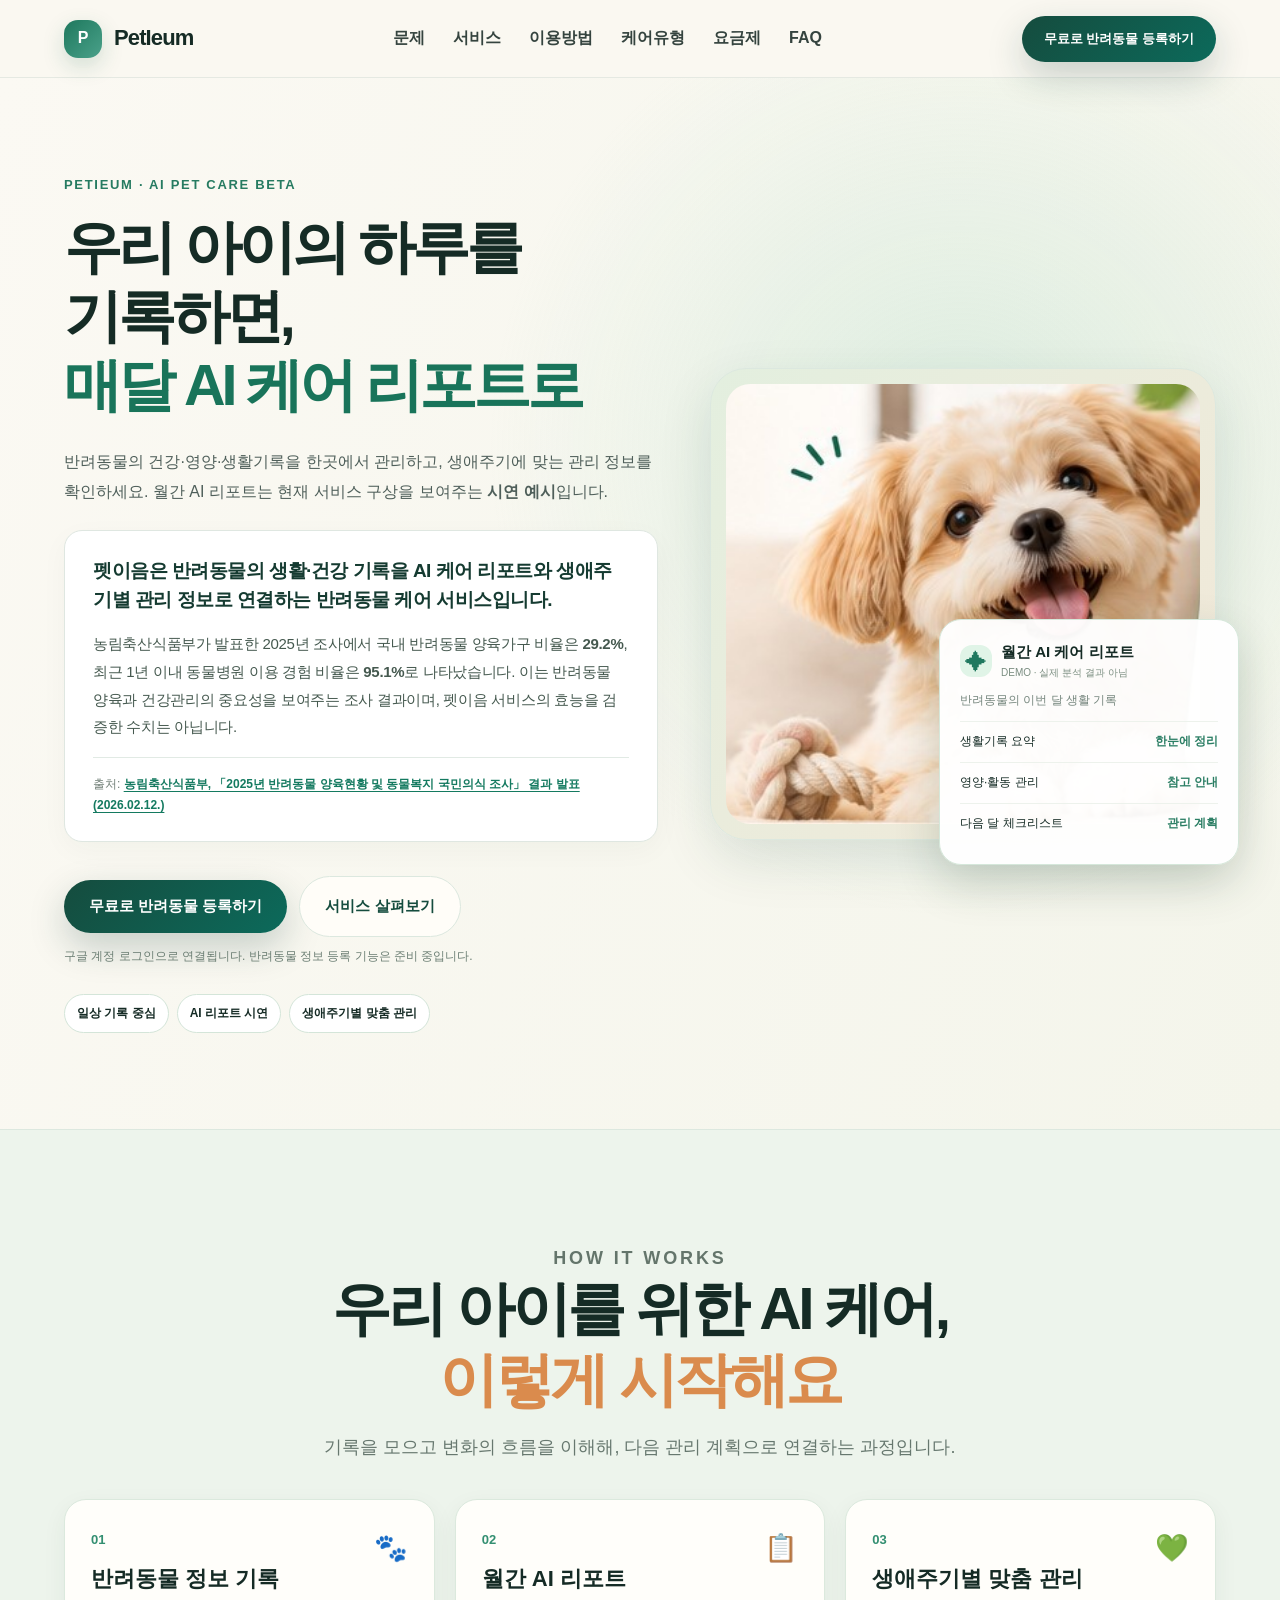
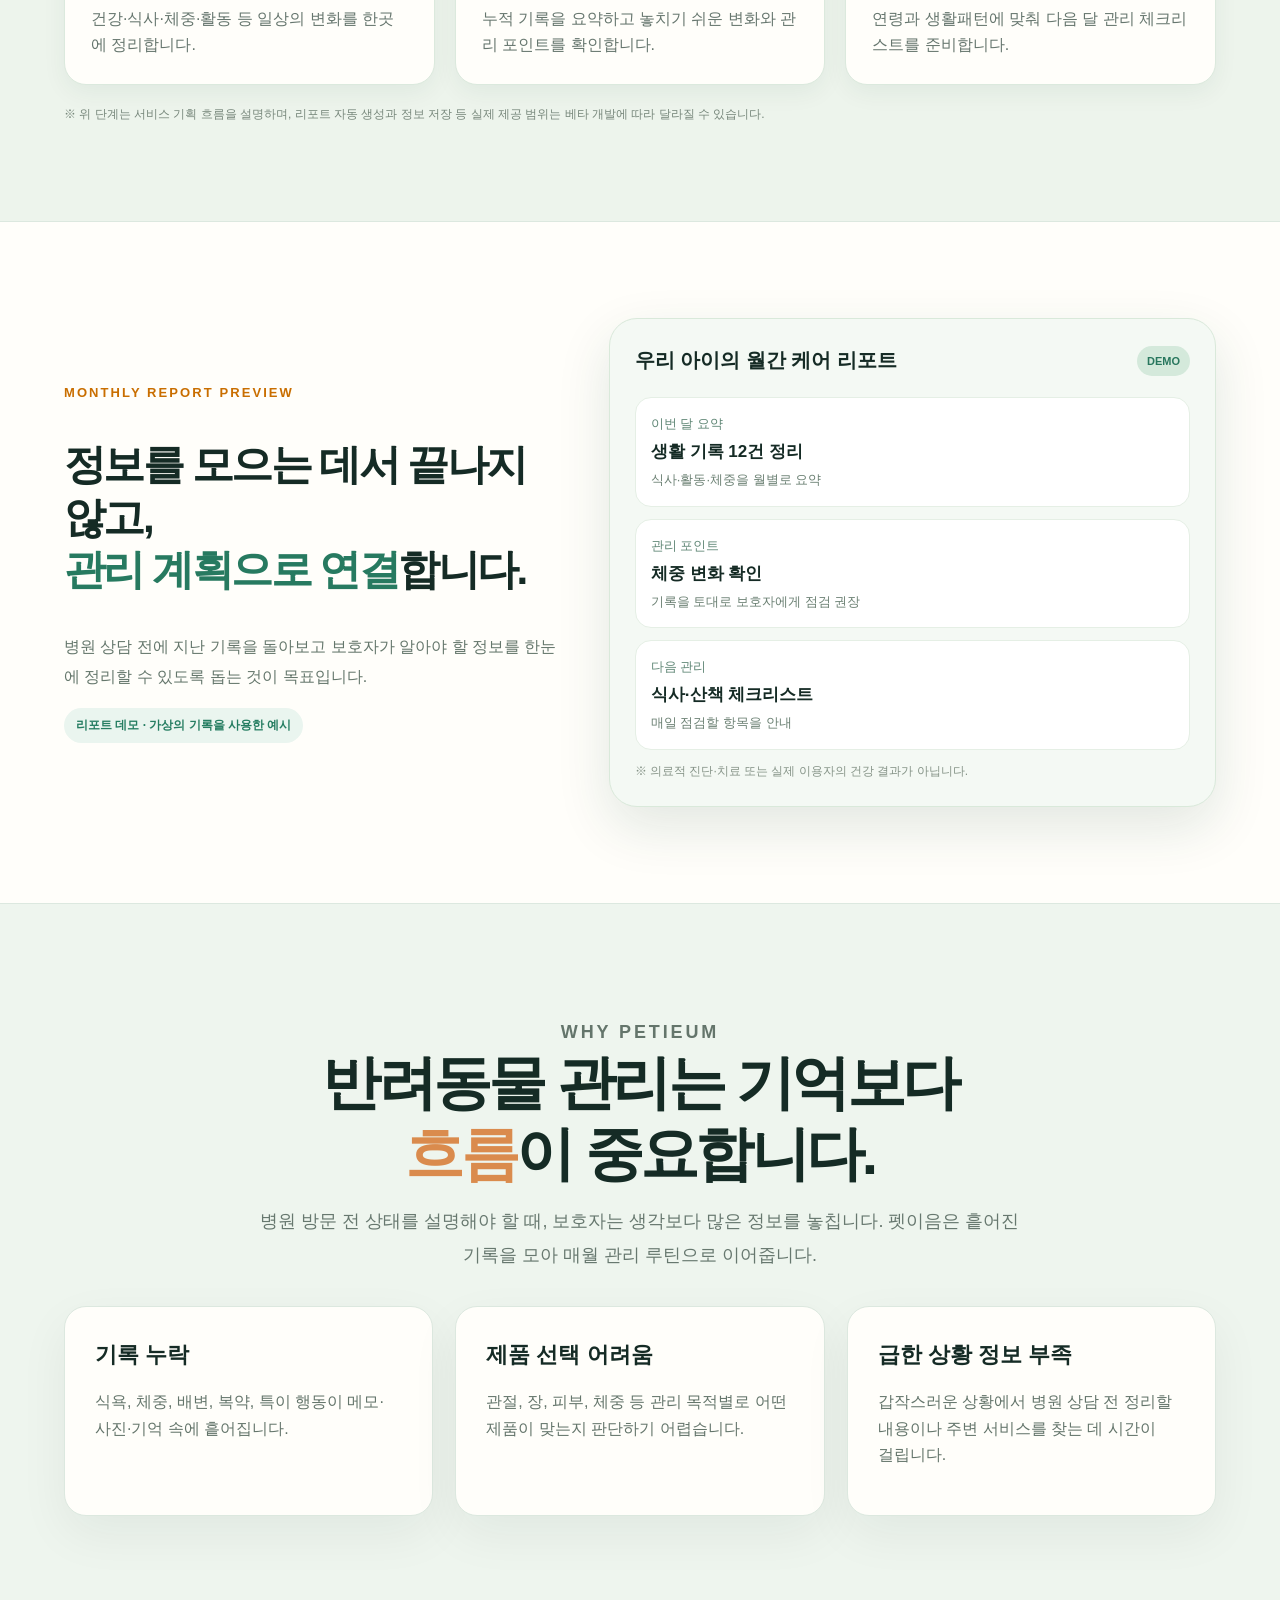
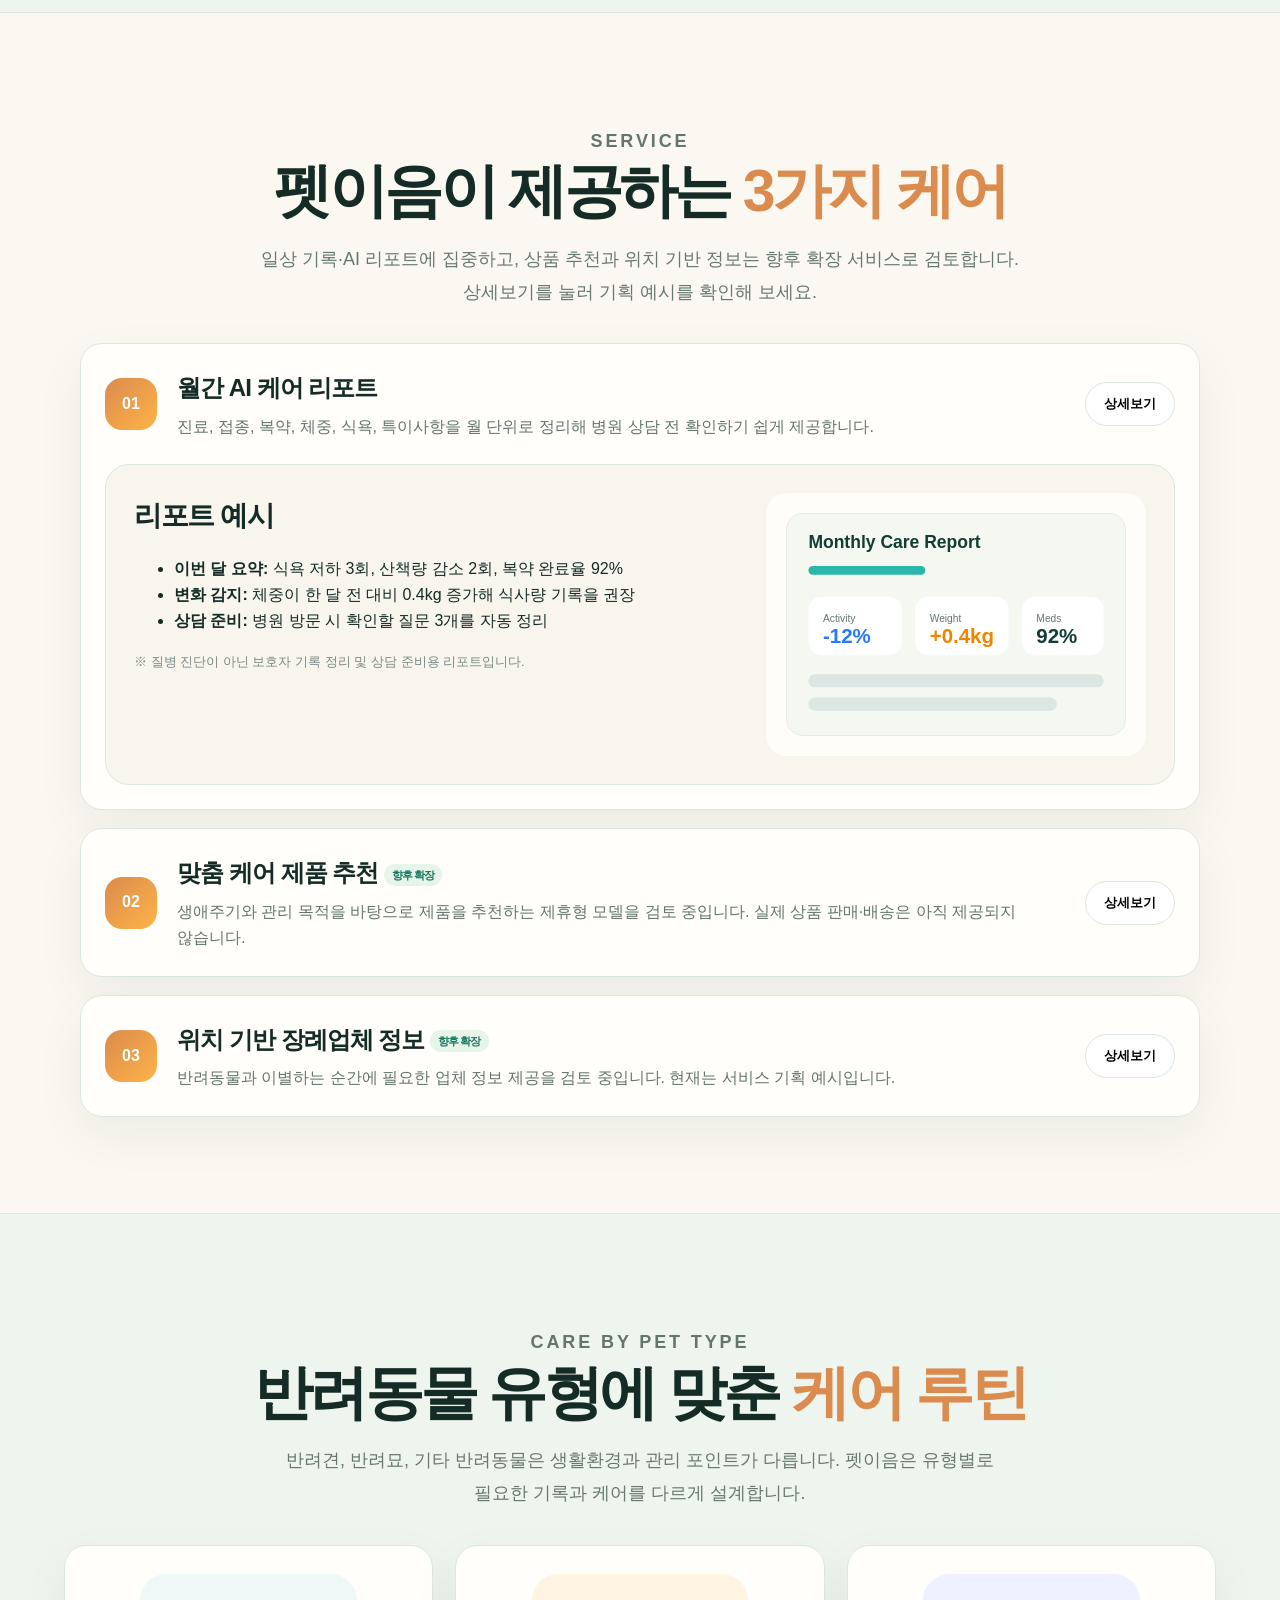
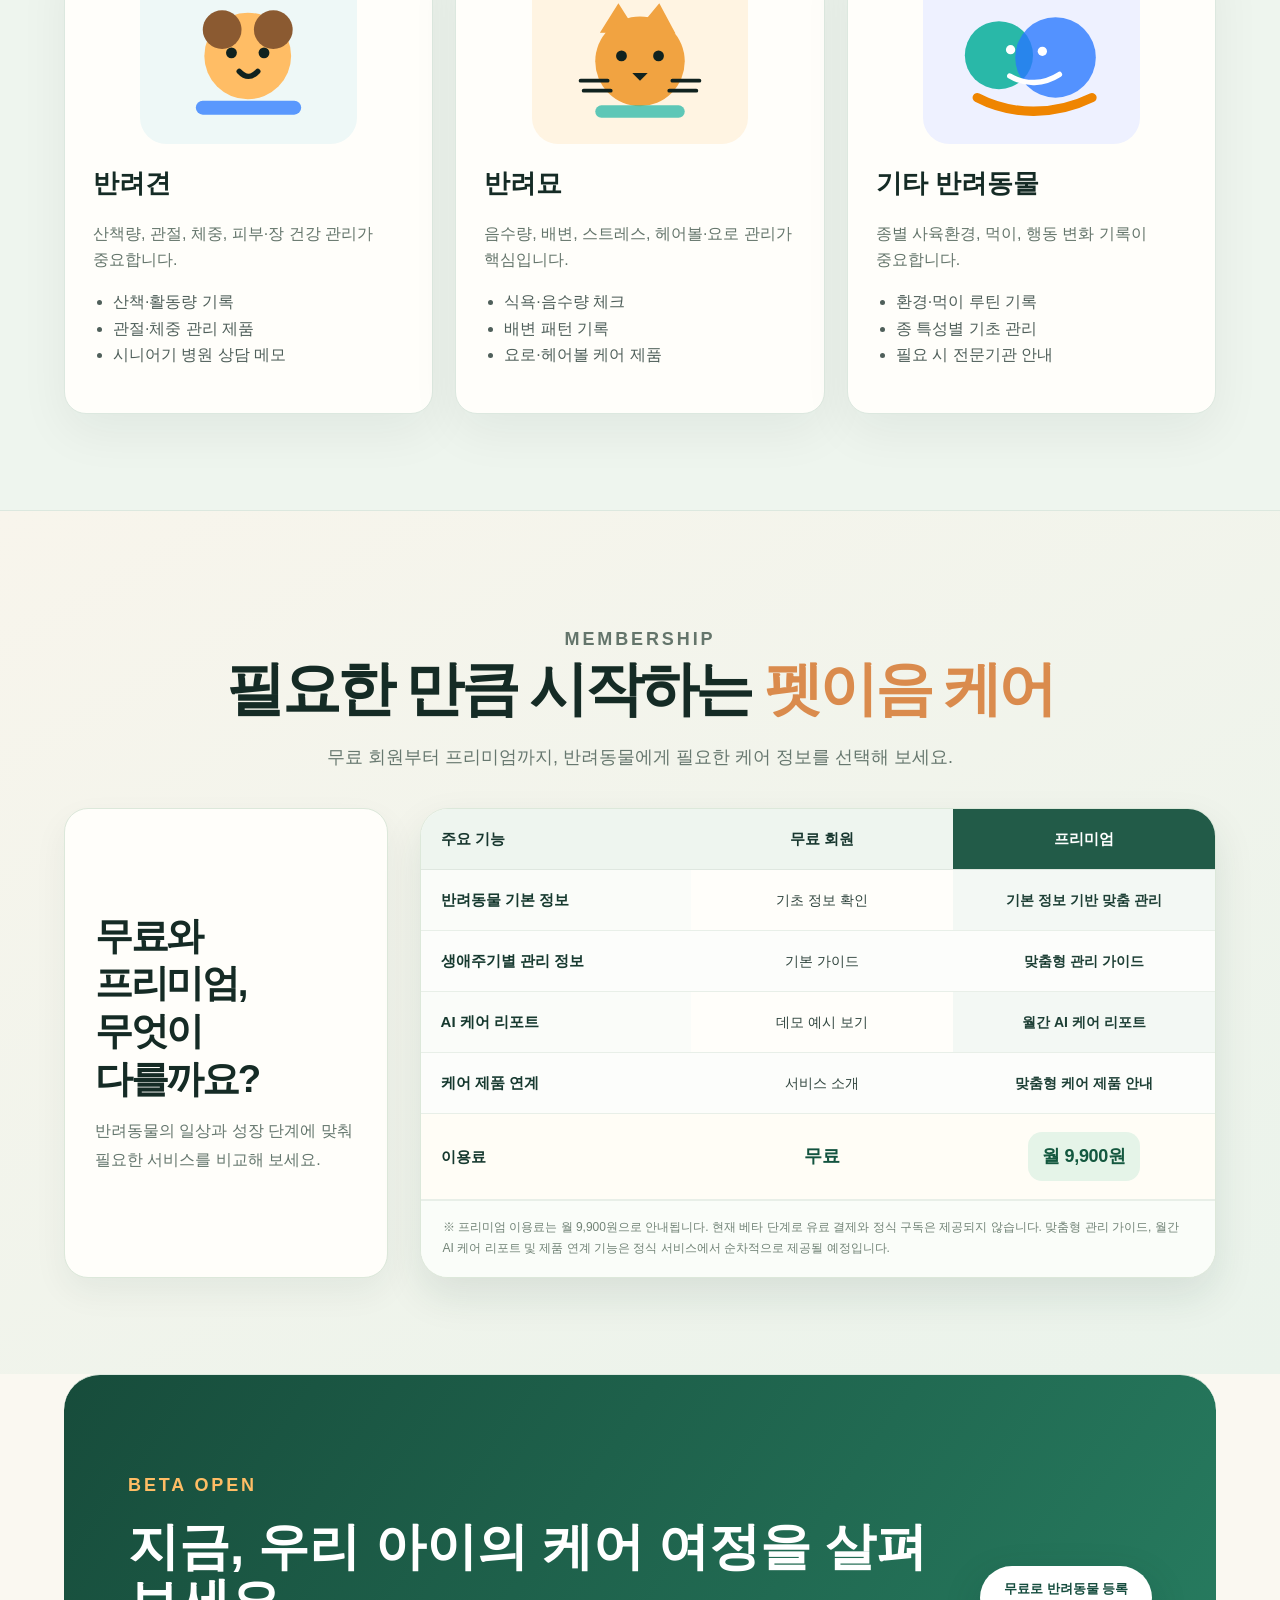
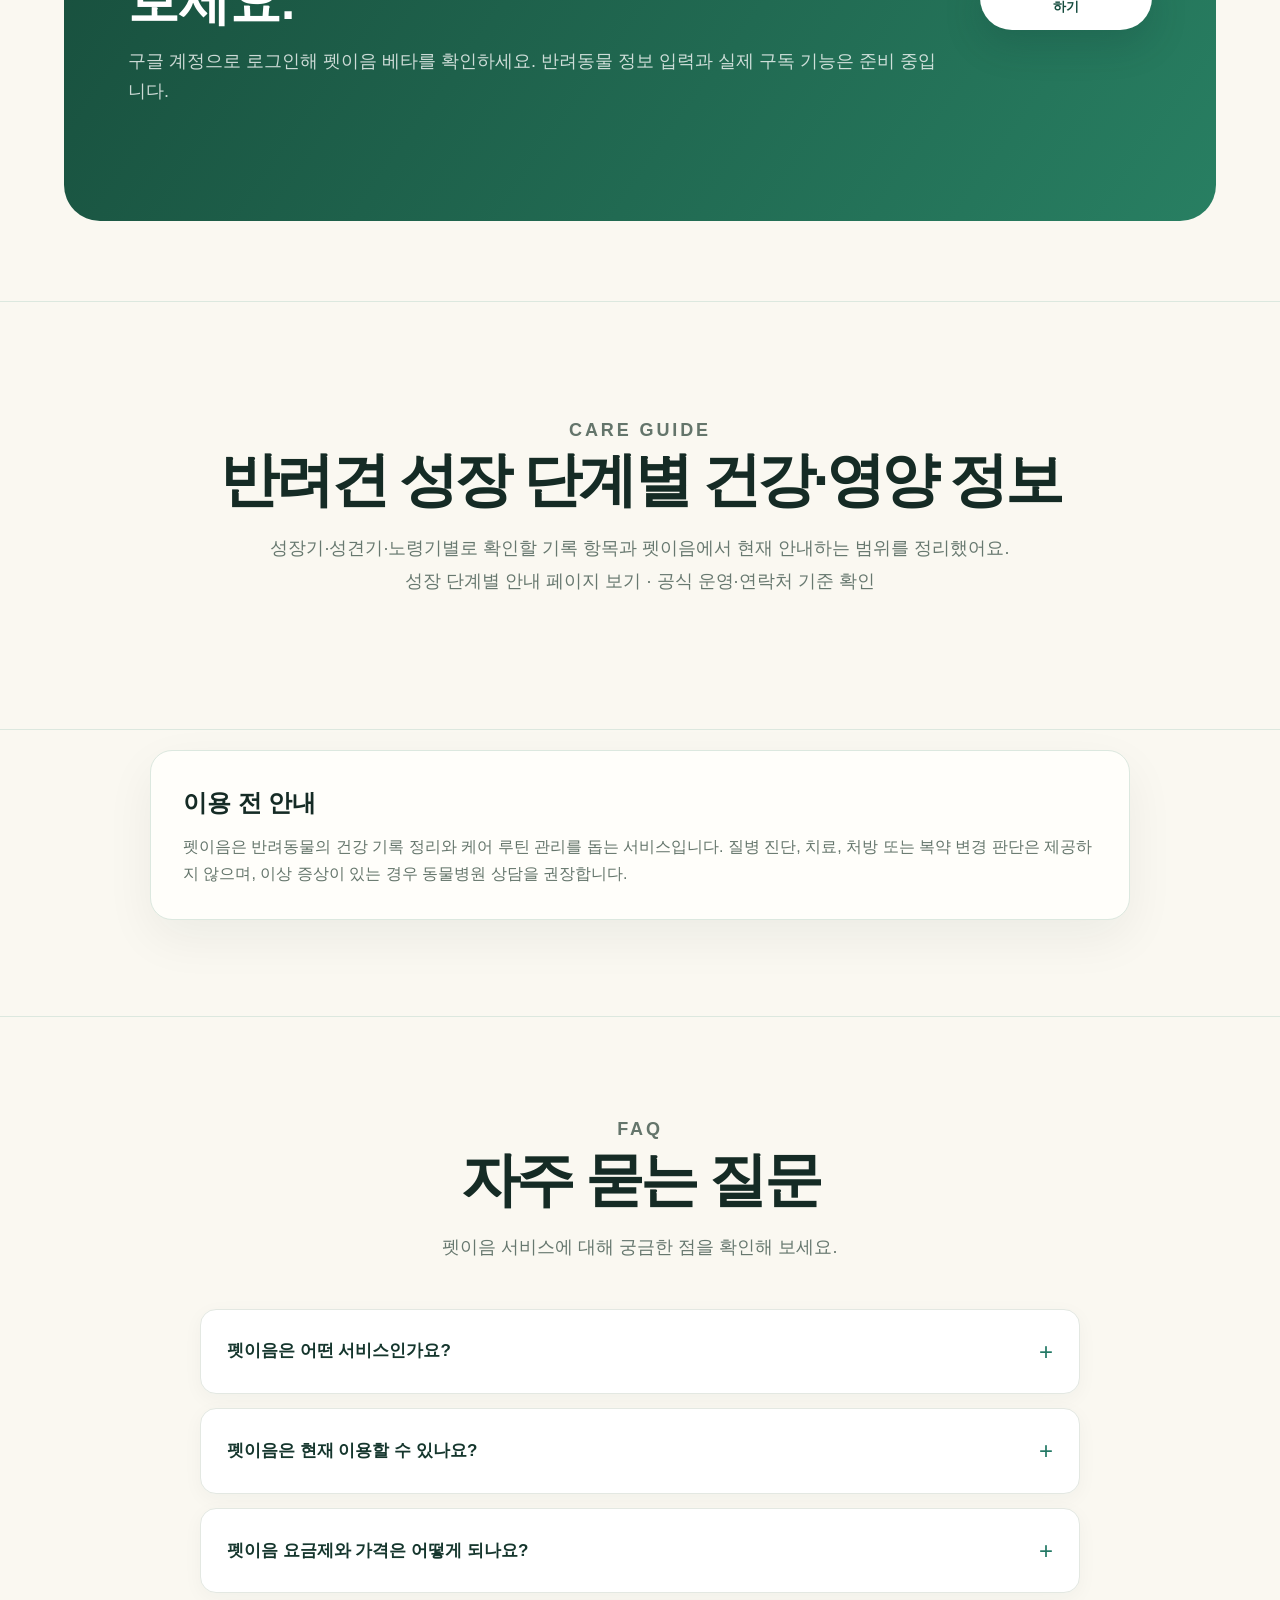
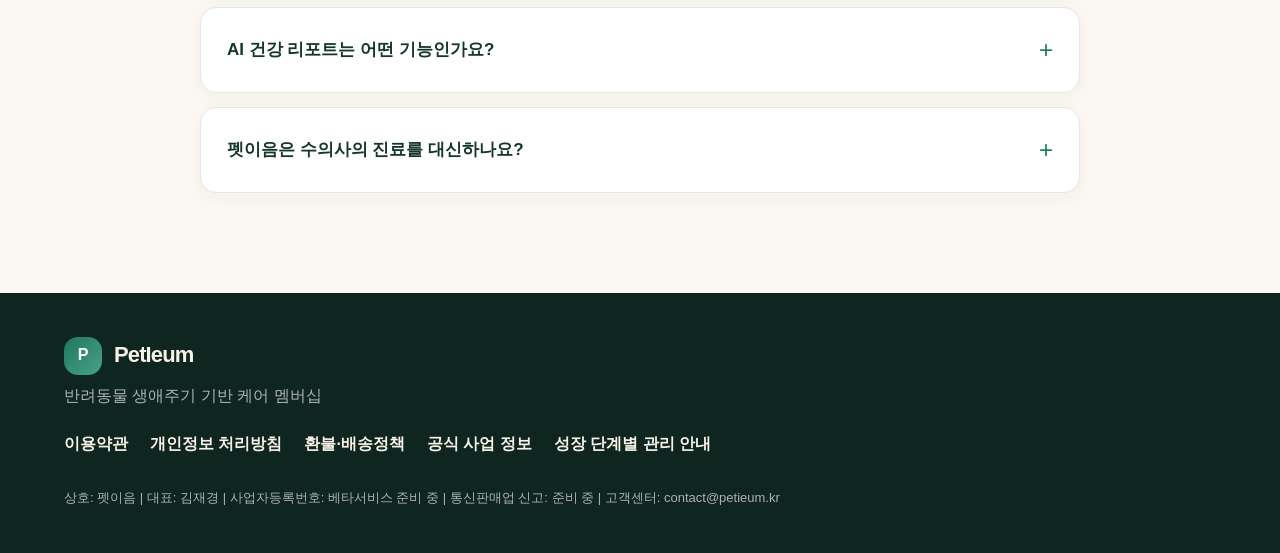
<file: index.html>
<!DOCTYPE html>
<html lang="ko">
<head>
  <meta charset="UTF-8" />
  <meta name="viewport" content="width=device-width, initial-scale=1.0" />
  <title>펫이음(PetIeum) | 반려동물 일상기록과 AI 케어 리포트</title>
  <meta name="description" content="펫이음은 반려동물의 건강·영양·생활기록과 생애주기별 돌봄 정보를 제공하는 온라인 케어 서비스입니다." />  <meta property="og:type" content="website" />
  <meta property="og:site_name" content="PetIeum" />
  <meta property="og:title" content="펫이음 | 일상 기록부터 AI 케어 리포트까지" />
  <meta property="og:description" content="반려동물의 일상 기록을 체계적으로 관리하고 AI 케어 리포트 예시를 확인하세요." />
  <meta property="og:url" content="https://petieum.vercel.app/" />
  <meta property="og:image" content="https://petieum.vercel.app/assets/og-image.png" />
  <meta property="og:image:width" content="1200" />
  <meta property="og:image:height" content="630" />
  <meta property="og:locale" content="ko_KR" />
  <meta name="twitter:card" content="summary_large_image" />
  <meta name="twitter:title" content="펫이음 | 일상 기록부터 AI 케어 리포트까지" />
  <meta name="twitter:description" content="반려동물 생활기록부터 생애주기별 AI 케어 리포트까지." />
  <meta name="twitter:image" content="https://petieum.vercel.app/assets/og-image.png" />
  <link rel="canonical" href="https://petieum.vercel.app/" />
  <link rel="icon" href="assets/favicon.svg" />
  <link rel="stylesheet" href="style.css" />

<script type="application/ld+json">
{
  "@context": "https://schema.org",
  "@type": "FAQPage",
  "mainEntity": [
    {
      "@type": "Question",
      "name": "펫이음은 어떤 서비스인가요?",
      "acceptedAnswer": {
        "@type": "Answer",
        "text": "펫이음은 반려동물의 건강 및 생활 기록을 기반으로 보호자가 일상적인 건강관리를 체계적으로 할 수 있도록 돕는 AI 기반 반려동물 케어 서비스입니다."
      }
    },
    {
      "@type": "Question",
      "name": "펫이음은 현재 이용할 수 있나요?",
      "acceptedAnswer": {
        "@type": "Answer",
        "text": "현재 베타 서비스 신청을 받고 있으며, 실제 제공 기능과 정식 서비스 일정은 준비 상황에 따라 달라질 수 있습니다."
      }
    },
    {
      "@type": "Question",
      "name": "AI 건강 리포트는 어떤 기능인가요?",
      "acceptedAnswer": {
        "@type": "Answer",
        "text": "반려동물의 건강 및 생활 기록을 분석해 보호자가 상태를 이해하고 관리할 수 있도록 돕는 서비스 기획 기능입니다. 실제 제공 범위는 서비스 출시 과정에서 확정됩니다."
      }
    },
    {
      "@type": "Question",
      "name": "펫이음은 수의사의 진료를 대신하나요?",
      "acceptedAnswer": {
        "@type": "Answer",
        "text": "아닙니다. 펫이음에서 제공하는 정보는 일상적인 건강관리를 돕기 위한 참고 자료이며, 수의사의 진단이나 처방 또는 치료를 대신하지 않습니다."
      }
    }
  ]
}
</script>

</head>
<body>
  <header class="site-header">
    <a class="brand" href="index.html" aria-label="펫이음 홈">
      <span class="brand-mark">P</span>
      <span class="brand-text">PetIeum</span>
    </a>
    <nav class="nav" aria-label="주요 메뉴">
      <a href="#problem">문제</a>
      <a href="#service">서비스</a>
      <a href="#how-it-works">이용방법</a>
      <a href="#care-type">케어유형</a>
      <a href="#pricing">요금제</a>
      <a href="#faq">FAQ</a>
    </nav>
    <button class="header-cta auth-open-trigger" type="button">무료로 반려동물 등록하기</button>
    <button class="menu-btn" aria-label="모바일 메뉴 열기">☰</button>
  </header>

  <main>
    <section class="hero section-pad" aria-labelledby="hero-title">
      <div class="hero-copy">
        <p class="eyebrow">PETIEUM · AI PET CARE BETA</p>
        <h1 id="hero-title">우리 아이의 하루를 기록하면,<br><em>매달 AI 케어 리포트로</em></h1>
        <p class="hero-desc">반려동물의 건강·영양·생활기록을 한곳에서 관리하고, 생애주기에 맞는 관리 정보를 확인하세요. 월간 AI 리포트는 현재 서비스 구상을 보여주는 <strong>시연 예시</strong>입니다.</p>
        <div class="hero-evidence" aria-label="펫이음 서비스 정의와 반려동물 시장 근거">
          <p class="hero-evidence-title">펫이음은 반려동물의 생활·건강 기록을 AI 케어 리포트와 생애주기별 관리 정보로 연결하는 반려동물 케어 서비스입니다.</p>
          <p>농림축산식품부가 발표한 2025년 조사에서 국내 반려동물 양육가구 비율은 <strong>29.2%</strong>, 최근 1년 이내 동물병원 이용 경험 비율은 <strong>95.1%</strong>로 나타났습니다. 이는 반려동물 양육과 건강관리의 중요성을 보여주는 조사 결과이며, 펫이음 서비스의 효능을 검증한 수치는 아닙니다.</p>
          <p class="hero-evidence-source">출처: <a href="https://www.mafra.go.kr/bbs/home/792/576961/artclView.do" target="_blank" rel="noopener noreferrer">농림축산식품부, 「2025년 반려동물 양육현황 및 동물복지 국민의식 조사」 결과 발표(2026.02.12.)</a></p>
        </div>
        <div class="hero-actions">
          <button type="button" class="btn primary auth-open-trigger">무료로 반려동물 등록하기</button>
          <a class="btn ghost" href="#how-it-works">서비스 살펴보기</a>
        </div>
        <p class="cta-note">구글 계정 로그인으로 연결됩니다. 반려동물 정보 등록 기능은 준비 중입니다.</p>
        <div class="trust-row" aria-label="서비스 주요 특징">
          <span>일상 기록 중심</span><span>AI 리포트 시연</span><span>생애주기별 맞춤 관리</span>
        </div>
      </div>
      <div class="hero-visual">
        <img class="hero-pet-photo" src="assets/hero-pet.jpg" alt="밝은 실내에 앉아 있는 작은 반려견의 모습" loading="eager" />
        <div class="hero-report-card" aria-label="AI 케어 리포트 화면 예시">
          <div class="report-heading"><span class="report-icon">✦</span><div><b>월간 AI 케어 리포트</b><small>DEMO · 실제 분석 결과 아님</small></div></div>
          <p>반려동물의 이번 달 생활 기록</p>
          <div class="report-mini-line"><span>생활기록 요약</span><strong>한눈에 정리</strong></div>
          <div class="report-mini-line"><span>영양·활동 관리</span><strong>참고 안내</strong></div>
          <div class="report-mini-line"><span>다음 달 체크리스트</span><strong>관리 계획</strong></div>
        </div>
      </div>
    </section>

    <section id="how-it-works" class="section section-pad journey-section">
      <div class="section-head"><p class="eyebrow">HOW IT WORKS</p><h2>우리 아이를 위한 AI 케어,<br class="title-break"><span>이렇게 시작해요</span></h2><p>기록을 모으고 변화의 흐름을 이해해, 다음 관리 계획으로 연결하는 과정입니다.</p></div>
      <div class="journey-grid">
        <article class="journey-card"><span class="journey-num">01</span><span class="journey-emoji" aria-hidden="true">🐾</span><h3>반려동물 정보 기록</h3><p>건강·식사·체중·활동 등 일상의 변화를 한곳에 정리합니다.</p></article>
        <article class="journey-card"><span class="journey-num">02</span><span class="journey-emoji" aria-hidden="true">📋</span><h3>월간 AI 리포트</h3><p>누적 기록을 요약하고 놓치기 쉬운 변화와 관리 포인트를 확인합니다.</p></article>
        <article class="journey-card"><span class="journey-num">03</span><span class="journey-emoji" aria-hidden="true">💚</span><h3>생애주기별 맞춤 관리</h3><p>연령과 생활패턴에 맞춰 다음 달 관리 체크리스트를 준비합니다.</p></article>
      </div>
      <p class="journey-disclaimer">※ 위 단계는 서비스 기획 흐름을 설명하며, 리포트 자동 생성과 정보 저장 등 실제 제공 범위는 베타 개발에 따라 달라질 수 있습니다.</p>
    </section>

    <section class="section section-pad showcase-section" aria-labelledby="preview-heading">
      <div class="showcase-layout">
        <div class="showcase-copy"><p class="eyebrow">MONTHLY REPORT PREVIEW</p><h2 id="preview-heading">정보를 모으는 데서 끝나지 않고,<br><span>관리 계획으로 연결</span>합니다.</h2><p>병원 상담 전에 지난 기록을 돌아보고 보호자가 알아야 할 정보를 한눈에 정리할 수 있도록 돕는 것이 목표입니다.</p><div class="sample-label">리포트 데모 · 가상의 기록을 사용한 예시</div></div>
        <div class="sample-report"><div class="sample-report-top"><b>우리 아이의 월간 케어 리포트</b><span>DEMO</span></div><div class="sample-report-body"><div><small>이번 달 요약</small><strong>생활 기록 12건 정리</strong><span>식사·활동·체중을 월별로 요약</span></div><div><small>관리 포인트</small><strong>체중 변화 확인</strong><span>기록을 토대로 보호자에게 점검 권장</span></div><div><small>다음 관리</small><strong>식사·산책 체크리스트</strong><span>매일 점검할 항목을 안내</span></div></div><p>※ 의료적 진단·치료 또는 실제 이용자의 건강 결과가 아닙니다.</p></div>
      </div>
    </section>

    <section id="problem" class="section section-pad soft-bg">
      <div class="section-head narrow">
        <p class="eyebrow">WHY PETIEUM</p>
        <h2>반려동물 관리는 기억보다 <span>흐름</span>이 중요합니다.</h2>
        <p>병원 방문 전 상태를 설명해야 할 때, 보호자는 생각보다 많은 정보를 놓칩니다. 펫이음은 흩어진 기록을 모아 매월 관리 루틴으로 이어줍니다.</p>
      </div>
      <div class="problem-grid">
        <article>
          <strong>기록 누락</strong>
          <p>식욕, 체중, 배변, 복약, 특이 행동이 메모·사진·기억 속에 흩어집니다.</p>
        </article>
        <article>
          <strong>제품 선택 어려움</strong>
          <p>관절, 장, 피부, 체중 등 관리 목적별로 어떤 제품이 맞는지 판단하기 어렵습니다.</p>
        </article>
        <article>
          <strong>급한 상황 정보 부족</strong>
          <p>갑작스러운 상황에서 병원 상담 전 정리할 내용이나 주변 서비스를 찾는 데 시간이 걸립니다.</p>
        </article>
      </div>
    </section>

    <section id="service" class="section section-pad">
      <div class="section-head">
        <p class="eyebrow">SERVICE</p>
        <h2>펫이음이 제공하는 <span>3가지 케어</span></h2>
        <p>일상 기록·AI 리포트에 집중하고, 상품 추천과 위치 기반 정보는 향후 확장 서비스로 검토합니다. 상세보기를 눌러 기획 예시를 확인해 보세요.</p>
      </div>

      <div class="service-accordion">
        <article class="service-card open">
          <div class="service-summary">
            <span class="num">01</span>
            <div>
              <h3>월간 AI 케어 리포트</h3>
              <p>진료, 접종, 복약, 체중, 식욕, 특이사항을 월 단위로 정리해 병원 상담 전 확인하기 쉽게 제공합니다.</p>
            </div>
            <button class="detail-toggle" type="button">상세보기</button>
          </div>
          <div class="service-detail">
            <div class="detail-text">
              <h4>리포트 예시</h4>
              <ul>
                <li><b>이번 달 요약:</b> 식욕 저하 3회, 산책량 감소 2회, 복약 완료율 92%</li>
                <li><b>변화 감지:</b> 체중이 한 달 전 대비 0.4kg 증가해 식사량 기록을 권장</li>
                <li><b>상담 준비:</b> 병원 방문 시 확인할 질문 3개를 자동 정리</li>
              </ul>
              <p class="small-note">※ 질병 진단이 아닌 보호자 기록 정리 및 상담 준비용 리포트입니다.</p>
            </div>
            <img src="assets/report-preview.svg" alt="월간 AI 케어 리포트 화면 예시" />
          </div>
        </article>

        <article class="service-card">
          <div class="service-summary">
            <span class="num">02</span>
            <div>
              <h3>맞춤 케어 제품 추천 <small class="future-tag">향후 확장</small></h3>
              <p>생애주기와 관리 목적을 바탕으로 제품을 추천하는 제휴형 모델을 검토 중입니다. 실제 상품 판매·배송은 아직 제공되지 않습니다.</p>
            </div>
            <button class="detail-toggle" type="button">상세보기</button>
          </div>
          <div class="service-detail">
            <div class="detail-text">
              <h4>나의 케어 조합 만들기</h4>
              <div class="chip-group" aria-label="케어 조합 예시">
                <button class="chip active" type="button">반려견</button>
                <button class="chip" type="button">반려묘</button>
                <button class="chip" type="button">기타</button>
                <button class="chip active" type="button">노령기</button>
                <button class="chip active" type="button">관절 건강</button>
                <button class="chip" type="button">장 건강</button>
                <button class="chip" type="button">다이어트</button>
                <button class="chip" type="button">피부·모질</button>
              </div>
              <div class="result-box">
                <b>예시 결과: 노령견 + 관절 건강</b>
                <p>관절 부담을 고려한 저지방 간식, 체중 기록 리마인드, 활동량 변화 요약 리포트를 함께 제안합니다.</p>
              </div>
            </div>
            <img src="assets/care-selector.svg" alt="케어 제품 선택 테스트 예시" />
          </div>
        </article>

        <article class="service-card">
          <div class="service-summary">
            <span class="num">03</span>
            <div>
              <h3>위치 기반 장례업체 정보 <small class="future-tag">향후 확장</small></h3>
              <p>반려동물과 이별하는 순간에 필요한 업체 정보 제공을 검토 중입니다. 현재는 서비스 기획 예시입니다.</p>
            </div>
            <button class="detail-toggle" type="button">상세보기</button>
          </div>
          <div class="service-detail">
            <div class="detail-text">
              <h4>급한 순간을 위한 정보 연결</h4>
              <p>이별의 순간에는 검색과 비교를 차분히 하기 어렵습니다. 펫이음은 현재 위치 기준 가까운 등록 업체 정보를 확인할 수 있는 구조를 준비합니다.</p>
              <ul>
                <li>현재 위치 기준 거리</li>
                <li>연락처 및 운영시간</li>
                <li>상담 가능 여부와 기본 안내</li>
                <li>향후 제휴 업체 정보 확대 예정</li>
              </ul>
            </div>
            <img src="assets/map-search.svg" alt="지도에서 장례업체를 찾는 화면 예시" />
          </div>
        </article>
      </div>
    </section>

    <section id="care-type" class="section section-pad soft-bg">
      <div class="section-head">
        <p class="eyebrow">CARE BY PET TYPE</p>
        <h2>반려동물 유형에 맞춘 <span>케어 루틴</span></h2>
        <p>반려견, 반려묘, 기타 반려동물은 생활환경과 관리 포인트가 다릅니다. 펫이음은 유형별로 필요한 기록과 케어를 다르게 설계합니다.</p>
      </div>
      <div class="type-grid">
        <article class="type-card">
          <img src="assets/dog-care.svg" alt="반려견 케어 일러스트" />
          <h3>반려견</h3>
          <p>산책량, 관절, 체중, 피부·장 건강 관리가 중요합니다.</p>
          <ul>
            <li>산책·활동량 기록</li>
            <li>관절·체중 관리 제품</li>
            <li>시니어기 병원 상담 메모</li>
          </ul>
        </article>
        <article class="type-card">
          <img src="assets/cat-care.svg" alt="반려묘 케어 일러스트" />
          <h3>반려묘</h3>
          <p>음수량, 배변, 스트레스, 헤어볼·요로 관리가 핵심입니다.</p>
          <ul>
            <li>식욕·음수량 체크</li>
            <li>배변 패턴 기록</li>
            <li>요로·헤어볼 케어 제품</li>
          </ul>
        </article>
        <article class="type-card">
          <img src="assets/other-care.svg" alt="기타 반려동물 케어 일러스트" />
          <h3>기타 반려동물</h3>
          <p>종별 사육환경, 먹이, 행동 변화 기록이 중요합니다.</p>
          <ul>
            <li>환경·먹이 루틴 기록</li>
            <li>종 특성별 기초 관리</li>
            <li>필요 시 전문기관 안내</li>
          </ul>
        </article>
      </div>
    </section>

    <section id="pricing" class="section section-pad pricing-section">
      <div class="section-head"><p class="eyebrow">MEMBERSHIP</p><h2>필요한 만큼 시작하는 <span>펫이음 케어</span></h2><p>무료 회원부터 프리미엄까지, 반려동물에게 필요한 케어 정보를 선택해 보세요.</p></div>
      <div class="pricing-compare">
        <div class="pricing-intro"><h3>무료와 프리미엄,<br class="title-break">무엇이 다를까요?</h3><p>반려동물의 일상과 성장 단계에 맞춰 필요한 서비스를 비교해 보세요.</p></div>
        <div class="compare-table-wrap"><table class="compare-table"><colgroup><col><col><col></colgroup><caption class="sr-only">무료 회원 및 프리미엄 회원 서비스 안내</caption><thead><tr><th scope="col">주요 기능</th><th scope="col">무료 회원</th><th scope="col" class="premium-heading">프리미엄</th></tr></thead><tbody>
          <tr><th scope="row">반려동물 기본 정보</th><td>기초 정보 확인</td><td>기본 정보 기반 맞춤 관리</td></tr>
          <tr><th scope="row">생애주기별 관리 정보</th><td>기본 가이드</td><td>맞춤형 관리 가이드</td></tr>
          <tr><th scope="row">AI 케어 리포트</th><td>데모 예시 보기</td><td>월간 AI 케어 리포트</td></tr>
          <tr><th scope="row">케어 제품 연계</th><td>서비스 소개</td><td>맞춤형 케어 제품 안내</td></tr>
          <tr class="price-row"><th scope="row">이용료</th><td><strong>무료</strong></td><td><strong>월 9,900원</strong></td></tr>
        </tbody></table><p class="price-disclaimer">※ 프리미엄 이용료는 월 9,900원으로 안내됩니다. 현재 베타 단계로 유료 결제와 정식 구독은 제공되지 않습니다. 맞춤형 관리 가이드, 월간 AI 케어 리포트 및 제품 연계 기능은 정식 서비스에서 순차적으로 제공될 예정입니다.</p></div>
      </div>
    </section>

    <section id="signup" class="section section-pad signup-band">
      <div>
        <p class="eyebrow">BETA OPEN</p>
        <h2>지금, 우리 아이의 케어 여정을 살펴보세요.</h2>
        <p>구글 계정으로 로그인해 펫이음 베타를 확인하세요. 반려동물 정보 입력과 실제 구독 기능은 준비 중입니다.</p>
      </div>
      <button class="btn primary auth-open-trigger" type="button">무료로 반려동물 등록하기</button>
    </section>

    <section class="section section-pad" aria-label="성장 단계별 관리 정보 안내">
      <div class="section-head"><p class="eyebrow">CARE GUIDE</p><h2>반려견 성장 단계별 건강·영양 정보</h2><p>성장기·성견기·노령기별로 확인할 기록 항목과 펫이음에서 현재 안내하는 범위를 정리했어요.</p><p><a href="growth-stage-care.html">성장 단계별 안내 페이지 보기</a> · <a href="business-info.html">공식 운영·연락처 기준 확인</a></p></div>
    </section>

    <section id="notice" class="section section-pad notice-section">
      <div class="notice-card">
        <h2>이용 전 안내</h2>
        <p>펫이음은 반려동물의 건강 기록 정리와 케어 루틴 관리를 돕는 서비스입니다. 질병 진단, 치료, 처방 또는 복약 변경 판단은 제공하지 않으며, 이상 증상이 있는 경우 동물병원 상담을 권장합니다.</p>
      </div>
    </section>

<section id="faq" class="section section-pad faq-section">
  <div class="section-head">
    <p class="eyebrow">FAQ</p>
    <h2>자주 묻는 질문</h2>
    <p>펫이음 서비스에 대해 궁금한 점을 확인해 보세요.</p>
  </div>

  <div class="faq-list">
    <details>
      <summary>펫이음은 어떤 서비스인가요?</summary>
      <p>펫이음은 반려동물의 건강 및 생활 기록을 기반으로 보호자가 일상적인 건강관리를 체계적으로 할 수 있도록 돕는 AI 기반 반려동물 케어 서비스입니다.</p>
    </details>

    <details>
      <summary>펫이음은 현재 이용할 수 있나요?</summary>
      <p>현재 베타 서비스 신청을 받고 있으며, 실제 제공 기능과 정식 서비스 일정은 준비 상황에 따라 달라질 수 있습니다.</p>
    </details>

    <details>
      <summary>펫이음 요금제와 가격은 어떻게 되나요?</summary>
      <p>펫이음의 안내 요금제는 무료 회원(무료)과 프리미엄(월 9,900원) 두 가지입니다. 현재는 베타 단계로 실제 유료 결제와 정식 구독은 제공되지 않습니다. 프리미엄 기능은 정식 서비스에서 순차적으로 제공될 예정입니다.</p>
    </details>

    <details>
      <summary>AI 건강 리포트는 어떤 기능인가요?</summary>
      <p>반려동물의 건강 및 생활 기록을 분석해 보호자가 상태를 이해하고 관리할 수 있도록 돕는 서비스 기획 기능입니다. 실제 제공 범위는 서비스 출시 과정에서 확정됩니다.</p>
    </details>

    <details>
      <summary>펫이음은 수의사의 진료를 대신하나요?</summary>
      <p>아닙니다. 펫이음에서 제공하는 정보는 일상적인 건강관리를 돕기 위한 참고 자료이며, 수의사의 진단이나 처방 또는 치료를 대신하지 않습니다.</p>
    </details>
  </div>
</section>

  </main>

  <footer class="footer">
    <div>
      <a class="brand footer-brand" href="index.html"><span class="brand-mark">P</span><span class="brand-text">PetIeum</span></a>
      <p>반려동물 생애주기 기반 케어 멤버십</p>
    </div>
    <div class="footer-links">
      <a href="terms.html">이용약관</a>
      <a href="privacy.html">개인정보 처리방침</a>
      <a href="refund.html">환불·배송정책</a>
      <a href="business-info.html">공식 사업 정보</a>
      <a href="growth-stage-care.html">성장 단계별 관리 안내</a>
    </div>
    <p class="company-info">상호: 펫이음 | 대표: 김재경 | 사업자등록번호: 베타서비스 준비 중 | 통신판매업 신고: 준비 중 | 고객센터: contact@petieum.kr</p>
  </footer>

  <div class="modal" id="signupModal" aria-hidden="true">
    <div class="modal-box" role="dialog" aria-modal="true" aria-labelledby="modalTitle">
      <button class="modal-close" type="button" aria-label="닫기">×</button>
      <p class="eyebrow">BETA SIGNUP</p>
      <h2 id="modalTitle">펫이음 베타 신청</h2>
      <form class="signup-form">
        <label>선택 요금제<input id="selectedPlan" type="text" value="프리미엄" readonly /></label>
        <label>이름<input type="text" placeholder="홍길동" /></label>
        <label>이메일<input type="email" placeholder="petieum@example.com" /></label>
        <label>반려동물 유형<select><option>반려견</option><option>반려묘</option><option>기타 반려동물</option></select></label>
        <label class="check"><input type="checkbox" /> 개인정보 수집·이용 및 베타 안내 수신에 동의합니다.</label>
        <button class="btn primary full" type="submit">신청 정보 확인</button>
        <p class="small-note">현재는 데모 화면입니다. 실제 신청·결제는 정식 오픈 시 연결됩니다.</p>
      </form>
    </div>
  </div>

  <script src="script.js"></script>
  <script src="./petieum-auth-config.js"></script>
  <script type="module" src="./petieum-auth.js"></script>
</body>
</html>
</file>
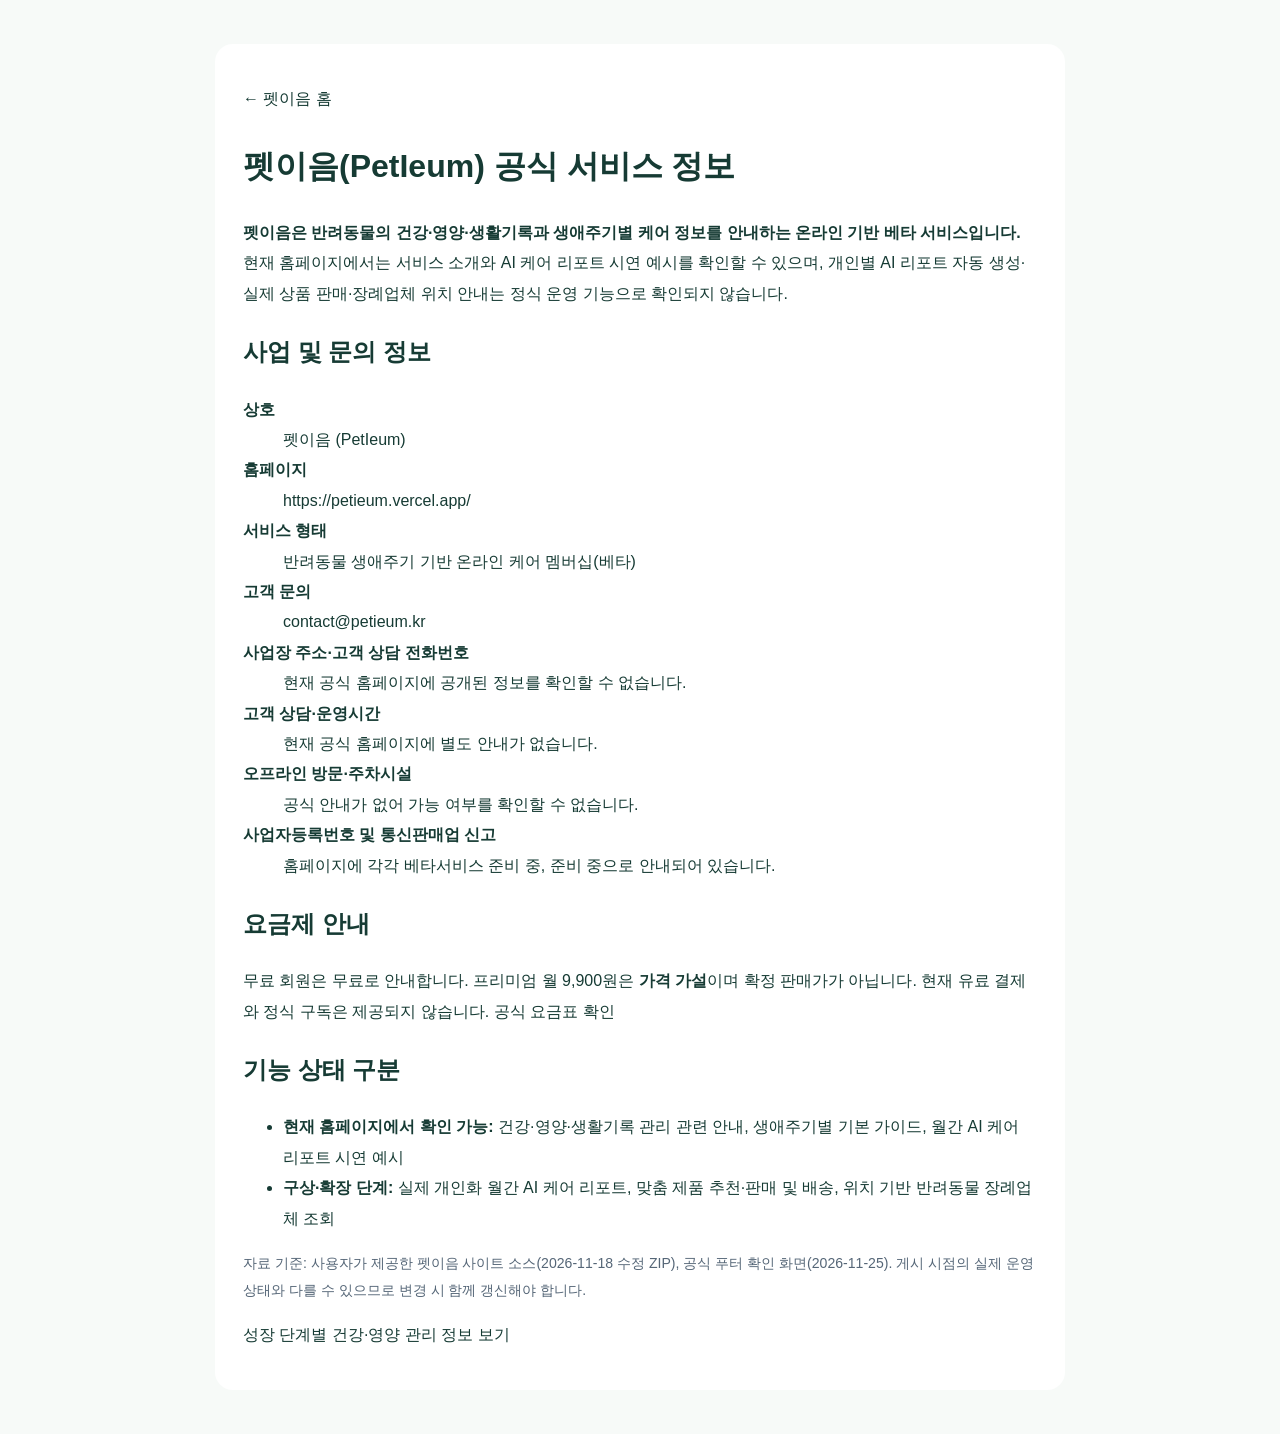
<file: business-info.html>
<!doctype html>
<html lang="ko"><head><meta charset="utf-8"><meta name="viewport" content="width=device-width,initial-scale=1">
<title>펫이음 공식 서비스·연락처·요금 안내 | PetIeum</title>
<meta name="description" content="펫이음 공식 서비스 정보: 온라인 반려동물 케어 베타, 문의 이메일 contact@petieum.kr, 무료 및 프리미엄 요금 기획, 제공·예정 기능 구분.">
<link rel="canonical" href="https://petieum.vercel.app/business-info.html"><link rel="stylesheet" href="style.css"></head>
<body style="background:#f7faf8;color:#163b34"><main style="max-width:850px;margin:44px auto;padding:24px 28px;background:white;border-radius:18px;line-height:1.9">
<p><a href="index.html">← 펫이음 홈</a></p><h1>펫이음(PetIeum) 공식 서비스 정보</h1>
<p><strong>펫이음은 반려동물의 건강·영양·생활기록과 생애주기별 케어 정보를 안내하는 온라인 기반 베타 서비스입니다.</strong> 현재 홈페이지에서는 서비스 소개와 AI 케어 리포트 시연 예시를 확인할 수 있으며, 개인별 AI 리포트 자동 생성·실제 상품 판매·장례업체 위치 안내는 정식 운영 기능으로 확인되지 않습니다.</p>
<h2>사업 및 문의 정보</h2>
<dl><dt><strong>상호</strong></dt><dd>펫이음 (PetIeum)</dd><dt><strong>홈페이지</strong></dt><dd><a href="https://petieum.vercel.app/">https://petieum.vercel.app/</a></dd><dt><strong>서비스 형태</strong></dt><dd>반려동물 생애주기 기반 온라인 케어 멤버십(베타)</dd><dt><strong>고객 문의</strong></dt><dd><a href="mailto:contact@petieum.kr">contact@petieum.kr</a></dd><dt><strong>사업장 주소·고객 상담 전화번호</strong></dt><dd>현재 공식 홈페이지에 공개된 정보를 확인할 수 없습니다.</dd><dt><strong>고객 상담·운영시간</strong></dt><dd>현재 공식 홈페이지에 별도 안내가 없습니다.</dd><dt><strong>오프라인 방문·주차시설</strong></dt><dd>공식 안내가 없어 가능 여부를 확인할 수 없습니다.</dd><dt><strong>사업자등록번호 및 통신판매업 신고</strong></dt><dd>홈페이지에 각각 베타서비스 준비 중, 준비 중으로 안내되어 있습니다.</dd></dl>
<h2>요금제 안내</h2><p>무료 회원은 무료로 안내합니다. 프리미엄 월 9,900원은 <strong>가격 가설</strong>이며 확정 판매가가 아닙니다. 현재 유료 결제와 정식 구독은 제공되지 않습니다. <a href="index.html#pricing">공식 요금표 확인</a></p>
<h2>기능 상태 구분</h2><ul><li><strong>현재 홈페이지에서 확인 가능:</strong> 건강·영양·생활기록 관리 관련 안내, 생애주기별 기본 가이드, 월간 AI 케어 리포트 시연 예시</li><li><strong>구상·확장 단계:</strong> 실제 개인화 월간 AI 케어 리포트, 맞춤 제품 추천·판매 및 배송, 위치 기반 반려동물 장례업체 조회</li></ul>
<p style="font-size:.88rem;color:#567">자료 기준: 사용자가 제공한 펫이음 사이트 소스(2026-11-18 수정 ZIP), 공식 푸터 확인 화면(2026-11-25). 게시 시점의 실제 운영 상태와 다를 수 있으므로 변경 시 함께 갱신해야 합니다.</p>
<p><a href="growth-stage-care.html">성장 단계별 건강·영양 관리 정보 보기</a></p></main></body></html>
</file>
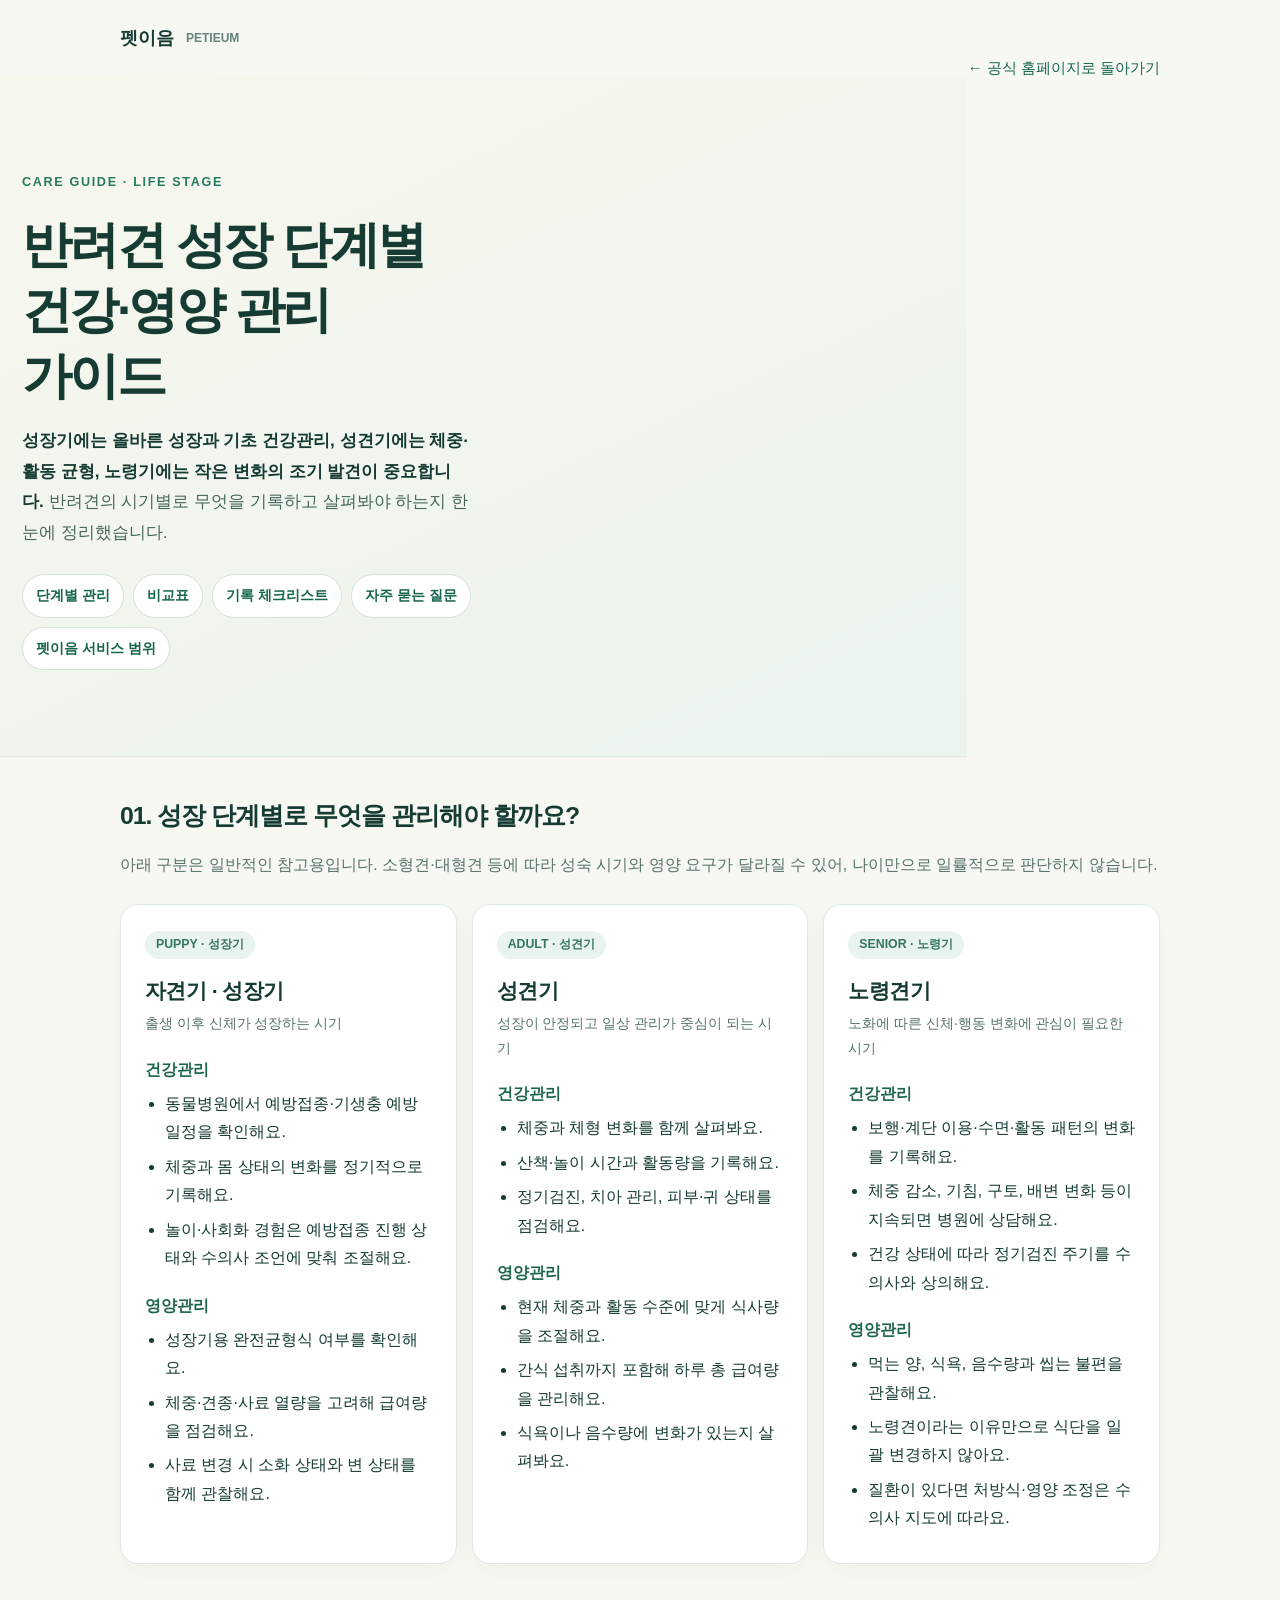
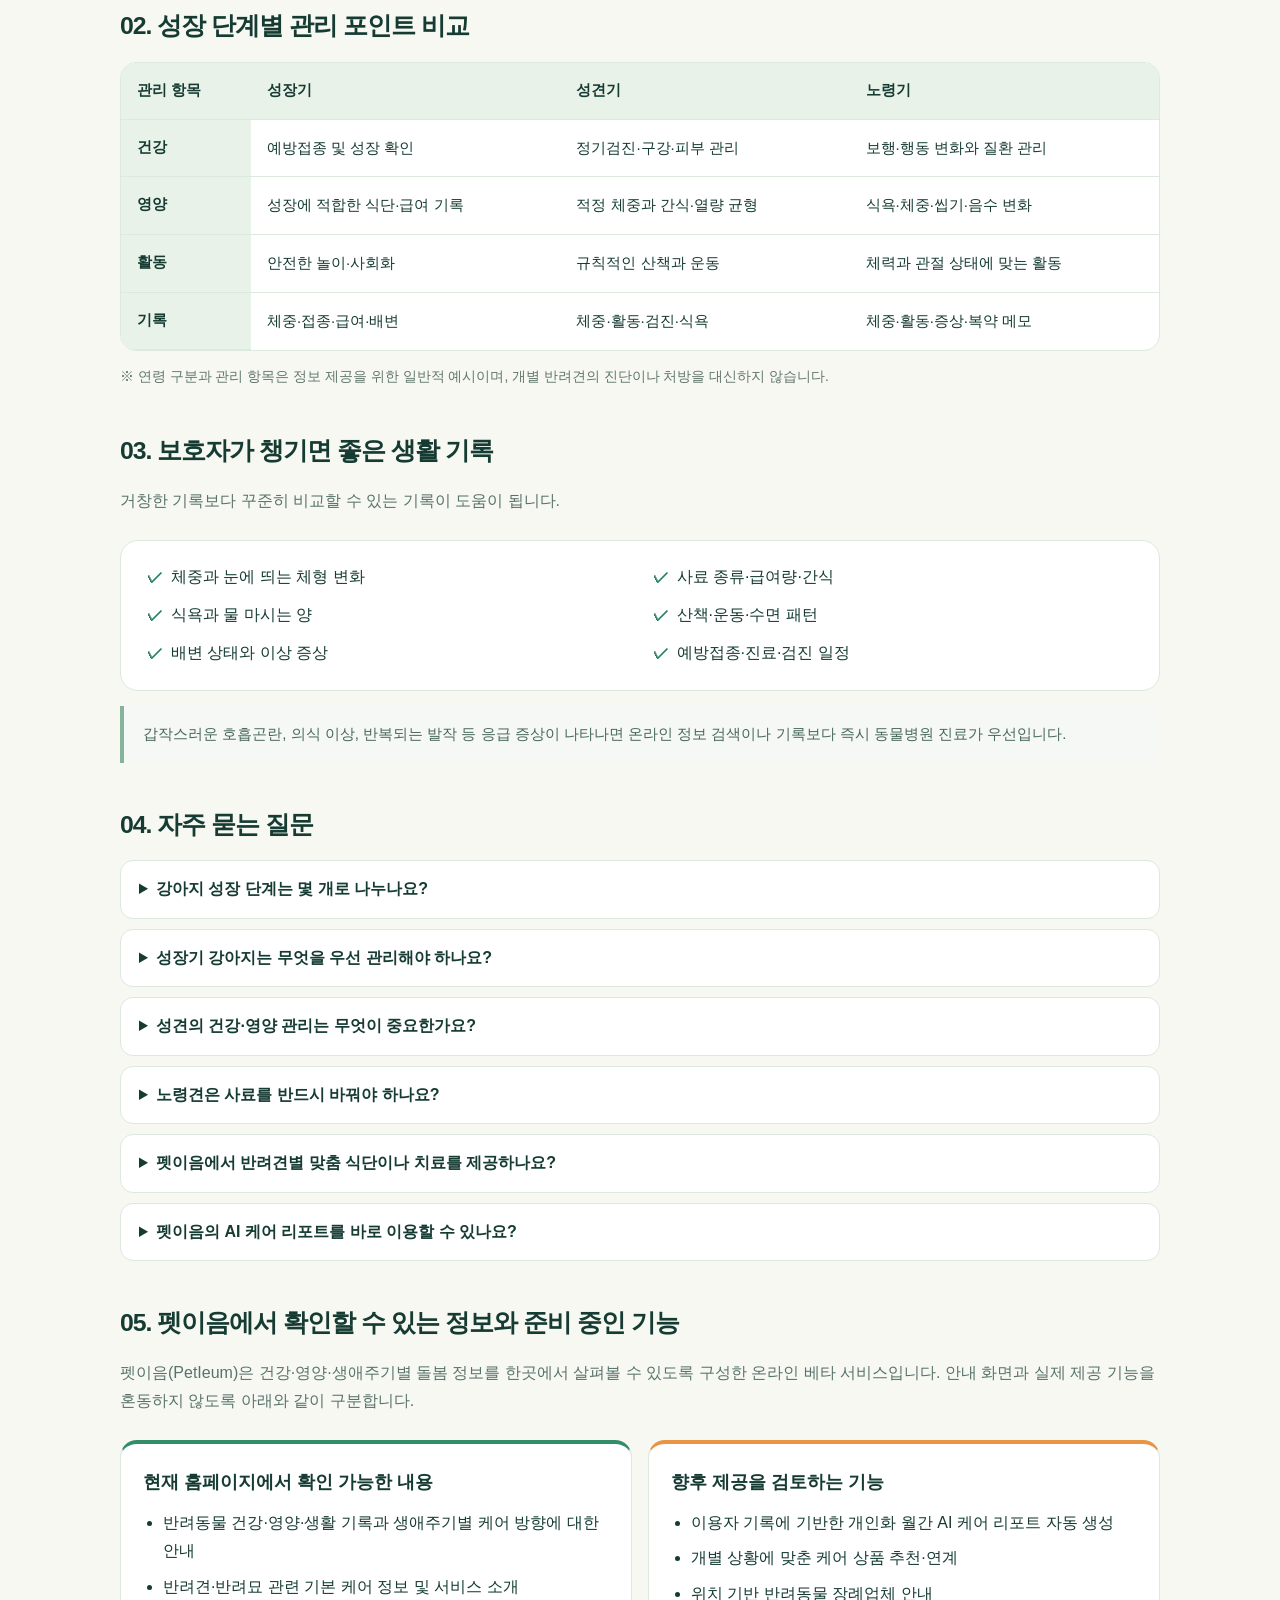
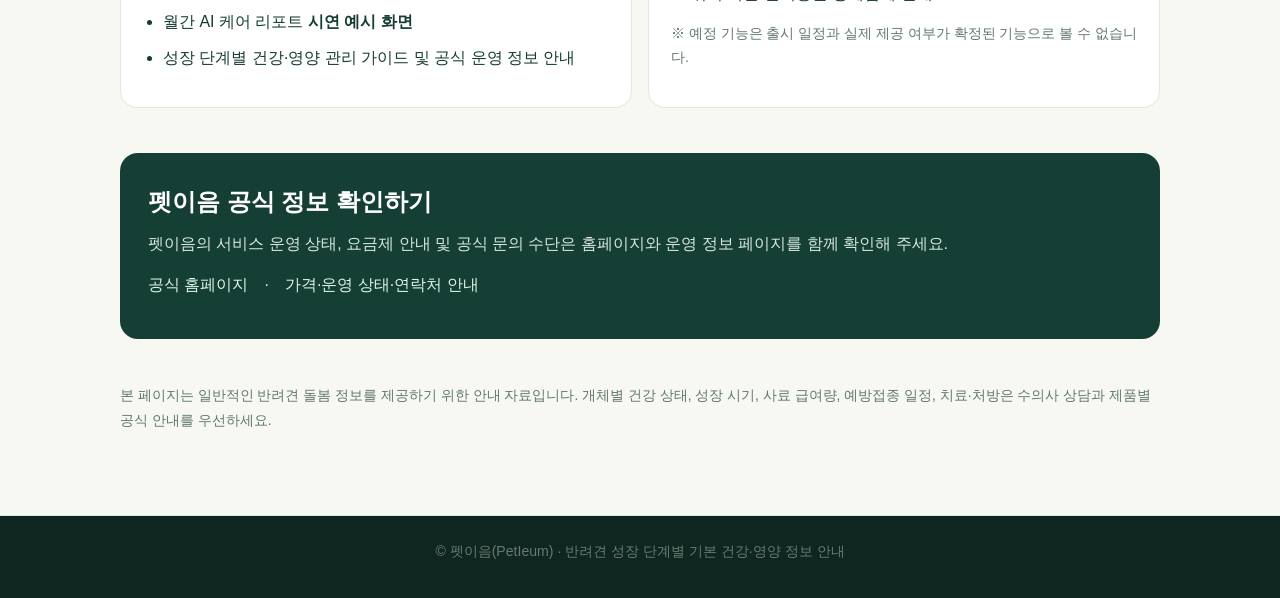
<file: growth-stage-care.html>
<!doctype html>
<html lang="ko">
<head>
<meta charset="utf-8">
<meta name="viewport" content="width=device-width,initial-scale=1">
<title>반려견 성장 단계별 건강관리·영양 가이드 | 펫이음(PetIeum)</title>
<meta name="description" content="강아지 성장기부터 성견기·노령기까지, 반려견의 예방접종·식사·체중·운동·건강기록을 단계별로 정리했습니다. 펫이음 서비스 제공 범위도 확인하세요.">
<link rel="canonical" href="https://petieum.vercel.app/growth-stage-care.html">
<link rel="icon" type="image/svg+xml" href="assets/favicon.svg">
<link rel="stylesheet" href="style.css">
<style>
:root{--ink:#153b33;--muted:#58736b;--bg:#f7f8f2;--line:#dce9df;--mint:#e8f4ed;--orange:#e89546}
*{box-sizing:border-box}html{scroll-behavior:smooth}body{margin:0;background:var(--bg);color:var(--ink);font-family:Pretendard,"Noto Sans KR",-apple-system,BlinkMacSystemFont,"Segoe UI",sans-serif;line-height:1.78}
a{color:#17674f}a:hover{text-decoration-thickness:2px}.wrap{max-width:1040px;margin:0 auto;padding:0 22px}.top{padding:22px 0}.brand{font-weight:800;text-decoration:none;color:var(--ink);font-size:1.15rem}.back{float:right;font-size:.94rem}.hero{padding:55px 0 46px;background:linear-gradient(155deg,#f8f7ee,#eaf4ed);border-bottom:1px solid var(--line)}.eyebrow{font-size:.79rem;letter-spacing:.16em;font-weight:800;color:#377660}.hero h1{font-size:clamp(1.85rem,4vw,3.15rem);line-height:1.3;letter-spacing:-.05em;margin:13px 0 18px}.hero p{font-size:1.07rem;color:#48675c;max-width:760px;margin:0}.hero strong{color:var(--ink)}.navlinks{display:flex;flex-wrap:wrap;gap:9px;margin-top:26px}.navlinks a{background:white;border:1px solid #d2e3d8;padding:8px 13px;border-radius:99px;text-decoration:none;font-size:.9rem;font-weight:700}.main{padding:42px 0 68px}section{margin-bottom:45px}.sectionhead{margin:0 0 18px;font-size:1.55rem;line-height:1.4;letter-spacing:-.04em}.intro{margin:0 0 24px;color:var(--muted)}.cards{display:grid;grid-template-columns:repeat(3,minmax(0,1fr));gap:15px}.card{border:1px solid var(--line);background:white;border-radius:18px;padding:24px;box-shadow:0 8px 28px #173e3209}.card .tag{display:inline-block;background:var(--mint);font-size:.77rem;padding:3px 11px;border-radius:30px;font-weight:800;color:#36765b}.card h3{font-size:1.32rem;margin:13px 0 3px;letter-spacing:-.025em}.card .when{font-size:.86rem;color:var(--muted);margin:0 0 18px}.card h4{font-size:.98rem;margin:19px 0 5px;color:#1e654e}.card ul{padding-left:20px;margin:6px 0}.card li{margin:6px 0}.note{background:#f5f8f5;border-left:4px solid #85b39b;padding:15px 19px;border-radius:0 12px 12px 0;color:#49685d;font-size:.94rem}.tablewrap{overflow-x:auto;border:1px solid var(--line);border-radius:16px;background:white}table{border-collapse:collapse;width:100%;min-width:650px;font-size:.94rem}th,td{padding:15px 16px;text-align:left;vertical-align:top;border-bottom:1px solid var(--line)}th{background:#e9f2e9;font-size:.91rem}tr:last-child td{border-bottom:0}.pill{background:#eff7f2;border-radius:6px;padding:2px 7px;font-weight:700}.checklist{background:white;border:1px solid var(--line);border-radius:18px;padding:22px 26px}.checklist ul{display:grid;grid-template-columns:repeat(2,minmax(0,1fr));gap:10px 25px;padding:0;margin:0;list-style:none}.checklist li:before{content:"✓";font-weight:900;color:#288261;margin-right:8px}.faq details{background:white;border:1px solid var(--line);border-radius:13px;margin:10px 0;padding:14px 18px}.faq summary{cursor:pointer;font-weight:750}.faq details p{margin:10px 0 1px;color:#536b62}.status{display:grid;grid-template-columns:1fr 1fr;gap:16px}.status article{background:white;padding:22px;border:1px solid var(--line);border-radius:17px}.status h3{margin:0 0 10px;font-size:1.15rem}.status ul{margin:0;padding-left:20px}.status li{margin:7px 0}.status .current{border-top:4px solid #338d69}.status .future{border-top:4px solid var(--orange)}.cta{background:#153f35;color:white;padding:28px;border-radius:18px}.cta a{color:#dcf5e6}.cta h2{margin:0 0 7px;color:white}.cta p{margin:0 0 12px;color:#d7e8dc}.fine{font-size:.86rem;color:#62776e}.footer{border-top:1px solid var(--line);padding:23px 0 34px;color:#667a71;font-size:.88rem}@media(max-width:760px){.cards,.status,.checklist ul{grid-template-columns:1fr}.hero{padding:36px 0}.card{padding:21px}.back{float:none;display:block;margin-top:9px}.top{padding:16px 0}.main{padding-top:28px}}
</style>
<script type="application/ld+json">
{"@context":"https://schema.org","@type":"WebPage","name":"반려견 성장 단계별 건강관리·영양 가이드","description":"성장기, 성견기, 노령기의 기본 건강 및 영양 기록 항목을 정리한 펫이음 안내 페이지","url":"https://petieum.vercel.app/growth-stage-care.html","inLanguage":"ko","isPartOf":{"@type":"WebSite","name":"펫이음(PetIeum)","url":"https://petieum.vercel.app/"}}
</script>
</head>
<body>
<header class="wrap top"><a class="brand" href="index.html">펫이음 <span style="font-size:.75rem;font-weight:600;color:#638378">PETIEUM</span></a><a class="back" href="index.html">← 공식 홈페이지로 돌아가기</a></header>
<div class="hero"><div class="wrap"><div class="eyebrow">CARE GUIDE · LIFE STAGE</div><h1>반려견 성장 단계별<br>건강·영양 관리 가이드</h1><p><strong>성장기에는 올바른 성장과 기초 건강관리, 성견기에는 체중·활동 균형, 노령기에는 작은 변화의 조기 발견이 중요합니다.</strong> 반려견의 시기별로 무엇을 기록하고 살펴봐야 하는지 한눈에 정리했습니다.</p><nav class="navlinks" aria-label="페이지 바로가기"><a href="#stages">단계별 관리</a><a href="#compare">비교표</a><a href="#record">기록 체크리스트</a><a href="#faq">자주 묻는 질문</a><a href="#service">펫이음 서비스 범위</a></nav></div></div>
<main class="wrap main">
<section id="stages"><h2 class="sectionhead">01. 성장 단계별로 무엇을 관리해야 할까요?</h2><p class="intro">아래 구분은 일반적인 참고용입니다. 소형견·대형견 등에 따라 성숙 시기와 영양 요구가 달라질 수 있어, 나이만으로 일률적으로 판단하지 않습니다.</p>
<div class="cards">
<article class="card"><span class="tag">PUPPY · 성장기</span><h3>자견기 · 성장기</h3><p class="when">출생 이후 신체가 성장하는 시기</p><h4>건강관리</h4><ul><li>동물병원에서 예방접종·기생충 예방 일정을 확인해요.</li><li>체중과 몸 상태의 변화를 정기적으로 기록해요.</li><li>놀이·사회화 경험은 예방접종 진행 상태와 수의사 조언에 맞춰 조절해요.</li></ul><h4>영양관리</h4><ul><li>성장기용 완전균형식 여부를 확인해요.</li><li>체중·견종·사료 열량을 고려해 급여량을 점검해요.</li><li>사료 변경 시 소화 상태와 변 상태를 함께 관찰해요.</li></ul></article>
<article class="card"><span class="tag">ADULT · 성견기</span><h3>성견기</h3><p class="when">성장이 안정되고 일상 관리가 중심이 되는 시기</p><h4>건강관리</h4><ul><li>체중과 체형 변화를 함께 살펴봐요.</li><li>산책·놀이 시간과 활동량을 기록해요.</li><li>정기검진, 치아 관리, 피부·귀 상태를 점검해요.</li></ul><h4>영양관리</h4><ul><li>현재 체중과 활동 수준에 맞게 식사량을 조절해요.</li><li>간식 섭취까지 포함해 하루 총 급여량을 관리해요.</li><li>식욕이나 음수량에 변화가 있는지 살펴봐요.</li></ul></article>
<article class="card"><span class="tag">SENIOR · 노령기</span><h3>노령견기</h3><p class="when">노화에 따른 신체·행동 변화에 관심이 필요한 시기</p><h4>건강관리</h4><ul><li>보행·계단 이용·수면·활동 패턴의 변화를 기록해요.</li><li>체중 감소, 기침, 구토, 배변 변화 등이 지속되면 병원에 상담해요.</li><li>건강 상태에 따라 정기검진 주기를 수의사와 상의해요.</li></ul><h4>영양관리</h4><ul><li>먹는 양, 식욕, 음수량과 씹는 불편을 관찰해요.</li><li>노령견이라는 이유만으로 식단을 일괄 변경하지 않아요.</li><li>질환이 있다면 처방식·영양 조정은 수의사 지도에 따라요.</li></ul></article>
</div></section>
<section id="compare"><h2 class="sectionhead">02. 성장 단계별 관리 포인트 비교</h2><div class="tablewrap"><table><thead><tr><th scope="col">관리 항목</th><th scope="col">성장기</th><th scope="col">성견기</th><th scope="col">노령기</th></tr></thead><tbody><tr><th scope="row">건강</th><td>예방접종 및 성장 확인</td><td>정기검진·구강·피부 관리</td><td>보행·행동 변화와 질환 관리</td></tr><tr><th scope="row">영양</th><td>성장에 적합한 식단·급여 기록</td><td>적정 체중과 간식·열량 균형</td><td>식욕·체중·씹기·음수 변화</td></tr><tr><th scope="row">활동</th><td>안전한 놀이·사회화</td><td>규칙적인 산책과 운동</td><td>체력과 관절 상태에 맞는 활동</td></tr><tr><th scope="row">기록</th><td>체중·접종·급여·배변</td><td>체중·활동·검진·식욕</td><td>체중·활동·증상·복약 메모</td></tr></tbody></table></div><p class="fine">※ 연령 구분과 관리 항목은 정보 제공을 위한 일반적 예시이며, 개별 반려견의 진단이나 처방을 대신하지 않습니다.</p></section>
<section id="record"><h2 class="sectionhead">03. 보호자가 챙기면 좋은 생활 기록</h2><p class="intro">거창한 기록보다 꾸준히 비교할 수 있는 기록이 도움이 됩니다.</p><div class="checklist"><ul><li>체중과 눈에 띄는 체형 변화</li><li>사료 종류·급여량·간식</li><li>식욕과 물 마시는 양</li><li>산책·운동·수면 패턴</li><li>배변 상태와 이상 증상</li><li>예방접종·진료·검진 일정</li></ul></div><p class="note">갑작스러운 호흡곤란, 의식 이상, 반복되는 발작 등 응급 증상이 나타나면 온라인 정보 검색이나 기록보다 즉시 동물병원 진료가 우선입니다.</p></section>
<section id="faq" class="faq"><h2 class="sectionhead">04. 자주 묻는 질문</h2>
<details><summary>강아지 성장 단계는 몇 개로 나누나요?</summary><p>보호자용 기본 가이드에서는 성장기·성견기·노령기로 나눠 설명할 수 있습니다. 다만 견종과 체격에 따라 성견이 되는 시기와 노령기 판단 기준은 달라지므로, 반려견의 실제 건강 상태도 함께 고려해야 합니다.</p></details>
<details><summary>성장기 강아지는 무엇을 우선 관리해야 하나요?</summary><p>예방접종 일정, 성장에 맞는 사료, 체중 변화, 안전한 사회화, 소화·배변 상태를 우선 살펴보세요. 구체적인 접종 일정과 급여량은 동물병원 및 사료 제조사의 안내를 확인하는 것이 좋습니다.</p></details>
<details><summary>성견의 건강·영양 관리는 무엇이 중요한가요?</summary><p>적절한 체중 유지, 꾸준한 활동, 정기검진, 구강 관리가 기본입니다. 식사량을 정할 때는 현재 체중뿐 아니라 활동량과 간식 섭취도 함께 고려해야 합니다.</p></details>
<details><summary>노령견은 사료를 반드시 바꿔야 하나요?</summary><p>반드시 그렇지는 않습니다. 노령견에게 필요한 영양 관리는 체중, 근육 상태, 식욕, 동반 질환 등에 따라 달라집니다. 식단 변경이나 처방식이 필요한지 수의사와 상담하세요.</p></details>
<details><summary>펫이음에서 반려견별 맞춤 식단이나 치료를 제공하나요?</summary><p>이 페이지는 성장 단계별 기본 관리 정보를 안내합니다. 현재 홈페이지에서 확인할 수 있는 서비스 소개 및 시연 화면과, 향후 제공을 검토하는 개인화 기능은 구분해야 합니다. 펫이음은 동물병원의 진단·치료·처방을 대신하지 않습니다.</p></details>
<details><summary>펫이음의 AI 케어 리포트를 바로 이용할 수 있나요?</summary><p>홈페이지에 표시된 월간 AI 케어 리포트는 시연 예시입니다. 개인별 기록을 기반으로 자동 생성되는 리포트가 현재 실제로 제공된다고 단정해서는 안 됩니다. 이용 가능 여부는 공식 홈페이지 안내를 확인해 주세요.</p></details>
</section>
<section id="service"><h2 class="sectionhead">05. 펫이음에서 확인할 수 있는 정보와 준비 중인 기능</h2><p class="intro">펫이음(PetIeum)은 건강·영양·생애주기별 돌봄 정보를 한곳에서 살펴볼 수 있도록 구성한 온라인 베타 서비스입니다. 안내 화면과 실제 제공 기능을 혼동하지 않도록 아래와 같이 구분합니다.</p><div class="status"><article class="current"><h3>현재 홈페이지에서 확인 가능한 내용</h3><ul><li>반려동물 건강·영양·생활 기록과 생애주기별 케어 방향에 대한 안내</li><li>반려견·반려묘 관련 기본 케어 정보 및 서비스 소개</li><li>월간 AI 케어 리포트 <strong>시연 예시 화면</strong></li><li>성장 단계별 건강·영양 관리 가이드 및 공식 운영 정보 안내</li></ul></article><article class="future"><h3>향후 제공을 검토하는 기능</h3><ul><li>이용자 기록에 기반한 개인화 월간 AI 케어 리포트 자동 생성</li><li>개별 상황에 맞춘 케어 상품 추천·연계</li><li>위치 기반 반려동물 장례업체 안내</li></ul><p class="fine">※ 예정 기능은 출시 일정과 실제 제공 여부가 확정된 기능으로 볼 수 없습니다.</p></article></div></section>
<section class="cta"><h2>펫이음 공식 정보 확인하기</h2><p>펫이음의 서비스 운영 상태, 요금제 안내 및 공식 문의 수단은 홈페이지와 운영 정보 페이지를 함께 확인해 주세요.</p><p><a href="index.html">공식 홈페이지</a>　·　<a href="business-info.html">가격·운영 상태·연락처 안내</a></p></section>
<p class="fine">본 페이지는 일반적인 반려견 돌봄 정보를 제공하기 위한 안내 자료입니다. 개체별 건강 상태, 성장 시기, 사료 급여량, 예방접종 일정, 치료·처방은 수의사 상담과 제품별 공식 안내를 우선하세요.</p>
</main><footer class="footer"><div class="wrap">© 펫이음(PetIeum) · 반려견 성장 단계별 기본 건강·영양 정보 안내</div></footer>
</body></html>
</file>
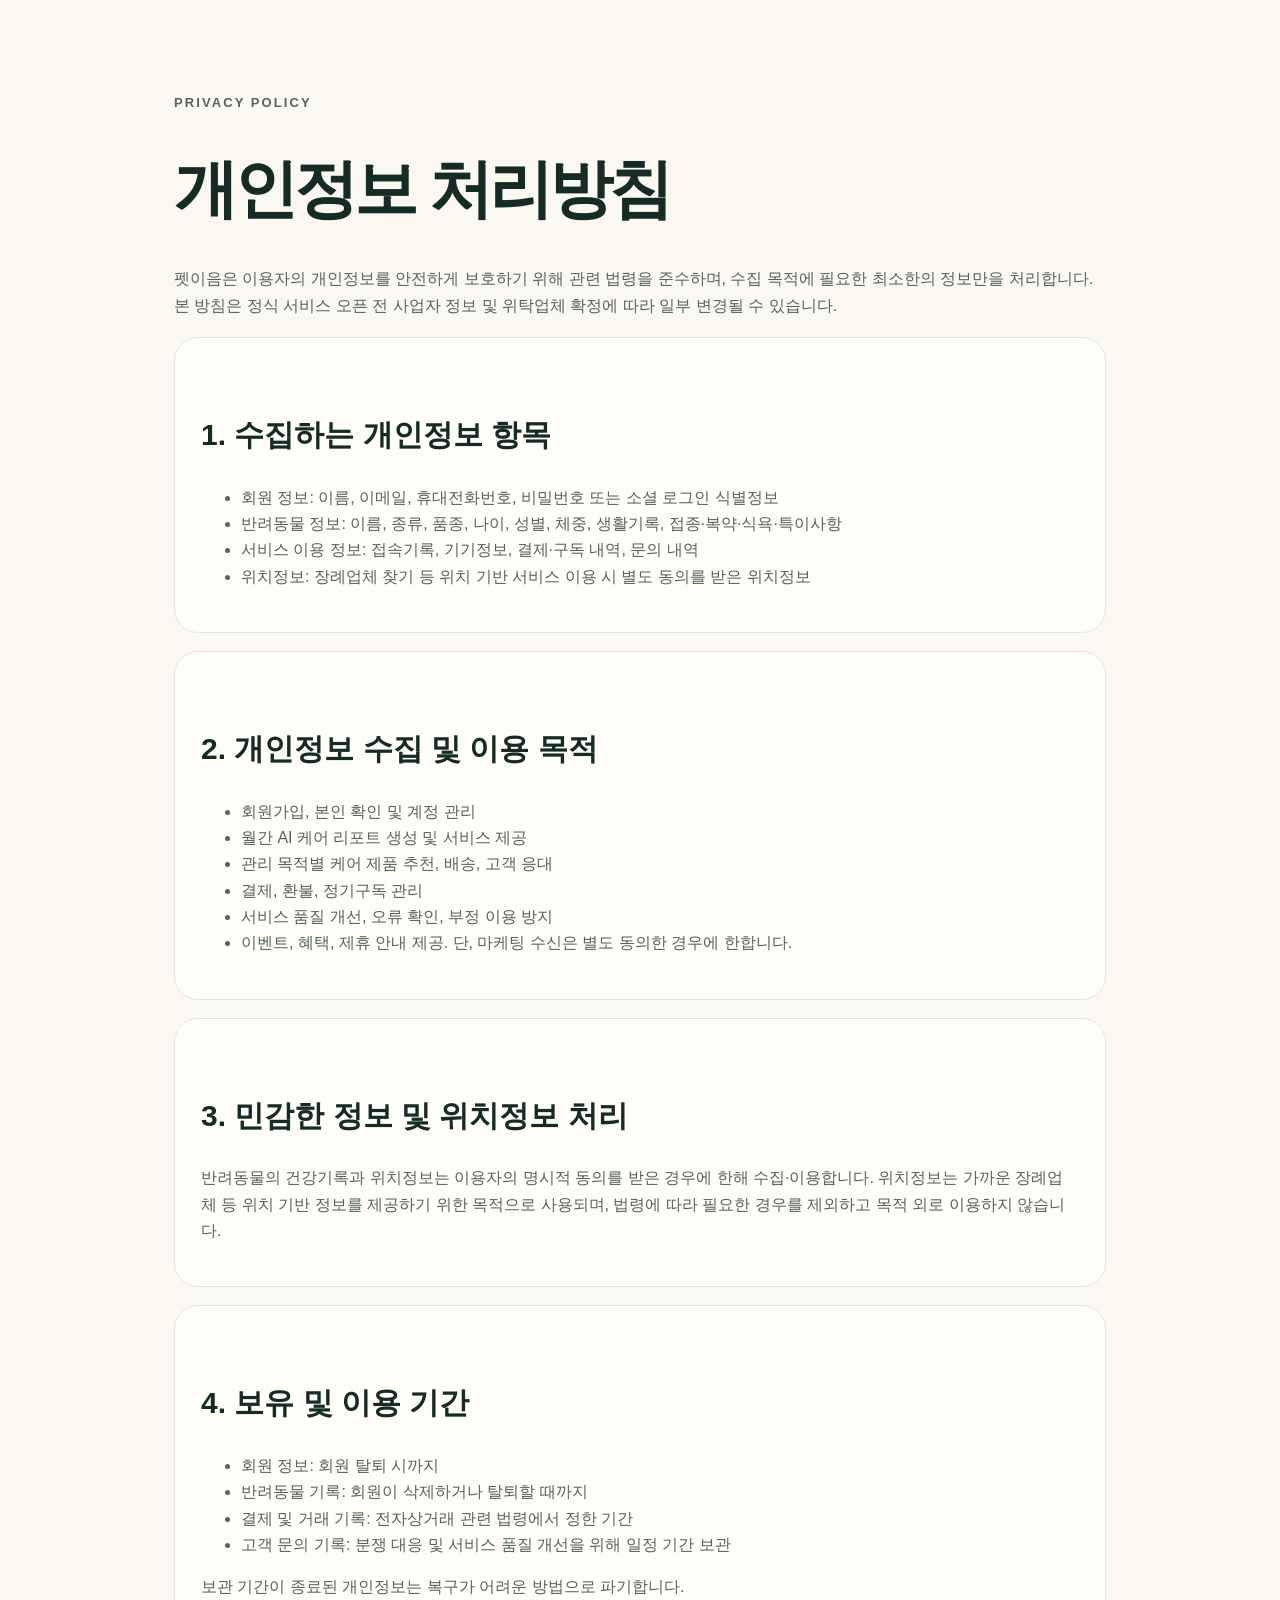
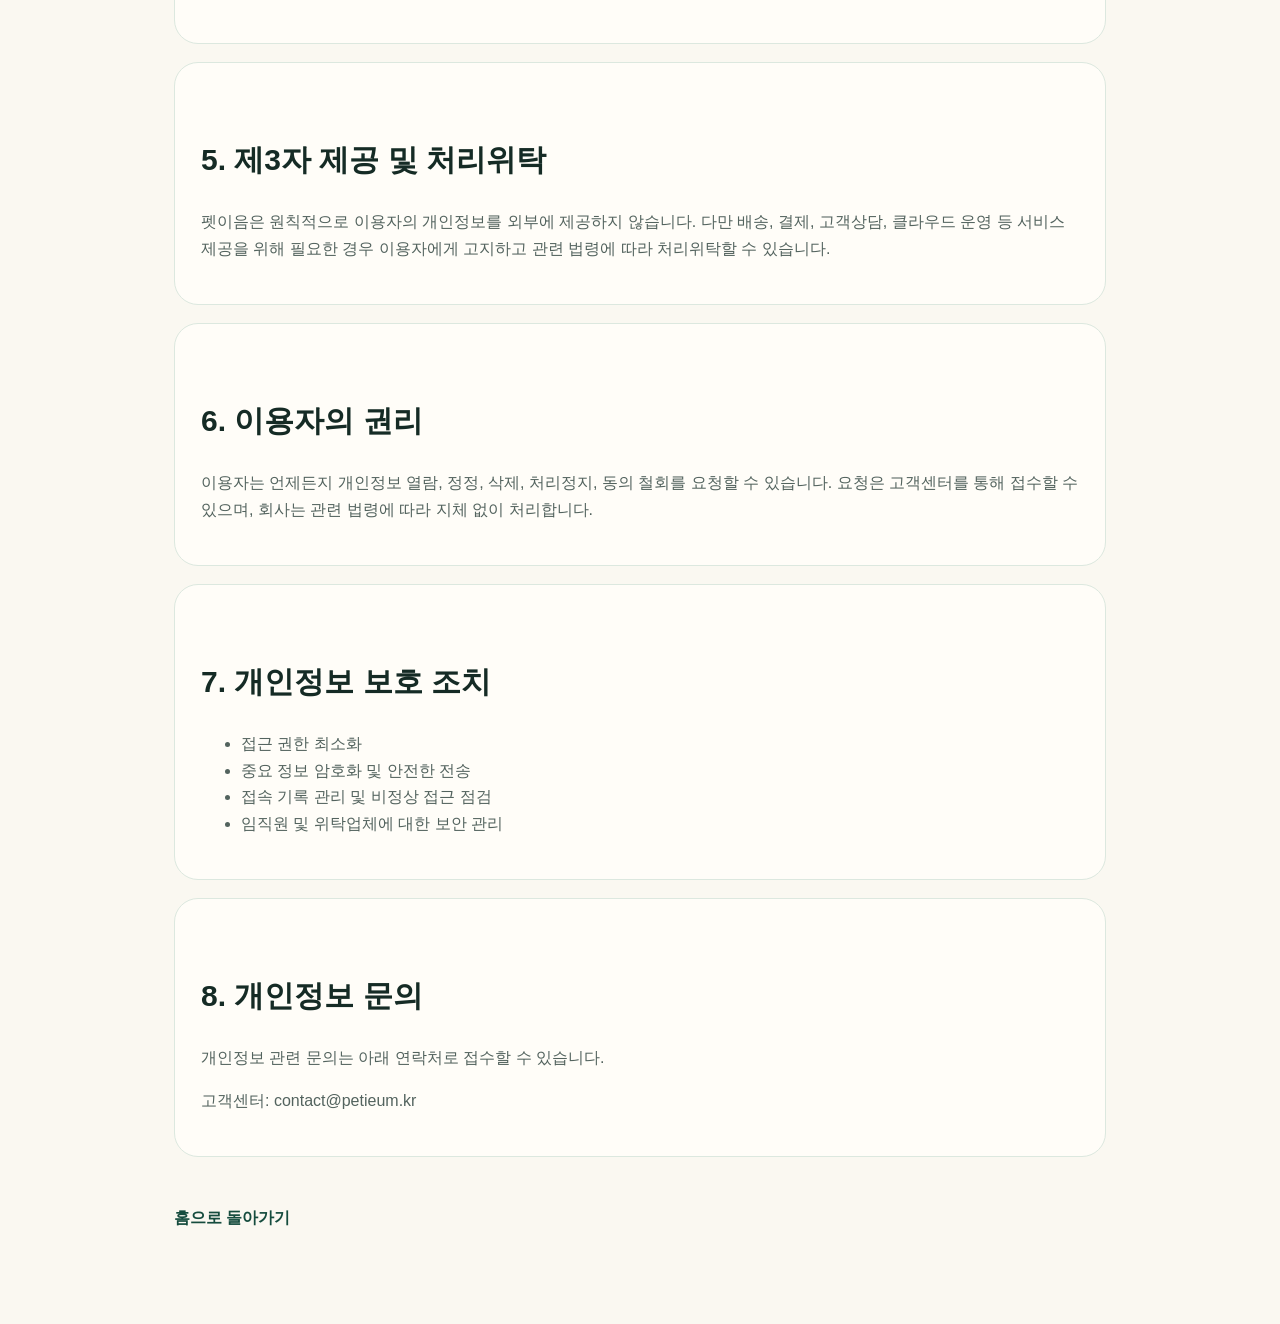
<file: privacy.html>
<!DOCTYPE html><html lang="ko"><head><meta charset="UTF-8"><meta name="viewport" content="width=device-width, initial-scale=1.0"><title>펫이음 개인정보 처리방침</title><link rel="stylesheet" href="style.css"><link rel="icon" href="assets/favicon.svg"></head><body><main class="policy-page"><p class="eyebrow">PRIVACY POLICY</p><h1>개인정보 처리방침</h1><p>펫이음은 이용자의 개인정보를 안전하게 보호하기 위해 관련 법령을 준수하며, 수집 목적에 필요한 최소한의 정보만을 처리합니다. 본 방침은 정식 서비스 오픈 전 사업자 정보 및 위탁업체 확정에 따라 일부 변경될 수 있습니다.</p><section class="policy-card"><h2>1. 수집하는 개인정보 항목</h2><ul><li>회원 정보: 이름, 이메일, 휴대전화번호, 비밀번호 또는 소셜 로그인 식별정보</li><li>반려동물 정보: 이름, 종류, 품종, 나이, 성별, 체중, 생활기록, 접종·복약·식욕·특이사항</li><li>서비스 이용 정보: 접속기록, 기기정보, 결제·구독 내역, 문의 내역</li><li>위치정보: 장례업체 찾기 등 위치 기반 서비스 이용 시 별도 동의를 받은 위치정보</li></ul></section><section class="policy-card"><h2>2. 개인정보 수집 및 이용 목적</h2><ul><li>회원가입, 본인 확인 및 계정 관리</li><li>월간 AI 케어 리포트 생성 및 서비스 제공</li><li>관리 목적별 케어 제품 추천, 배송, 고객 응대</li><li>결제, 환불, 정기구독 관리</li><li>서비스 품질 개선, 오류 확인, 부정 이용 방지</li><li>이벤트, 혜택, 제휴 안내 제공. 단, 마케팅 수신은 별도 동의한 경우에 한합니다.</li></ul></section><section class="policy-card"><h2>3. 민감한 정보 및 위치정보 처리</h2><p>반려동물의 건강기록과 위치정보는 이용자의 명시적 동의를 받은 경우에 한해 수집·이용합니다. 위치정보는 가까운 장례업체 등 위치 기반 정보를 제공하기 위한 목적으로 사용되며, 법령에 따라 필요한 경우를 제외하고 목적 외로 이용하지 않습니다.</p></section><section class="policy-card"><h2>4. 보유 및 이용 기간</h2><ul><li>회원 정보: 회원 탈퇴 시까지</li><li>반려동물 기록: 회원이 삭제하거나 탈퇴할 때까지</li><li>결제 및 거래 기록: 전자상거래 관련 법령에서 정한 기간</li><li>고객 문의 기록: 분쟁 대응 및 서비스 품질 개선을 위해 일정 기간 보관</li></ul><p>보관 기간이 종료된 개인정보는 복구가 어려운 방법으로 파기합니다.</p></section><section class="policy-card"><h2>5. 제3자 제공 및 처리위탁</h2><p>펫이음은 원칙적으로 이용자의 개인정보를 외부에 제공하지 않습니다. 다만 배송, 결제, 고객상담, 클라우드 운영 등 서비스 제공을 위해 필요한 경우 이용자에게 고지하고 관련 법령에 따라 처리위탁할 수 있습니다.</p></section><section class="policy-card"><h2>6. 이용자의 권리</h2><p>이용자는 언제든지 개인정보 열람, 정정, 삭제, 처리정지, 동의 철회를 요청할 수 있습니다. 요청은 고객센터를 통해 접수할 수 있으며, 회사는 관련 법령에 따라 지체 없이 처리합니다.</p></section><section class="policy-card"><h2>7. 개인정보 보호 조치</h2><ul><li>접근 권한 최소화</li><li>중요 정보 암호화 및 안전한 전송</li><li>접속 기록 관리 및 비정상 접근 점검</li><li>임직원 및 위탁업체에 대한 보안 관리</li></ul></section><section class="policy-card"><h2>8. 개인정보 문의</h2><p>개인정보 관련 문의는 아래 연락처로 접수할 수 있습니다.</p><p>고객센터: contact@petieum.kr</p></section><a class="back-link" href="index.html">홈으로 돌아가기</a></main></body></html>
</file>
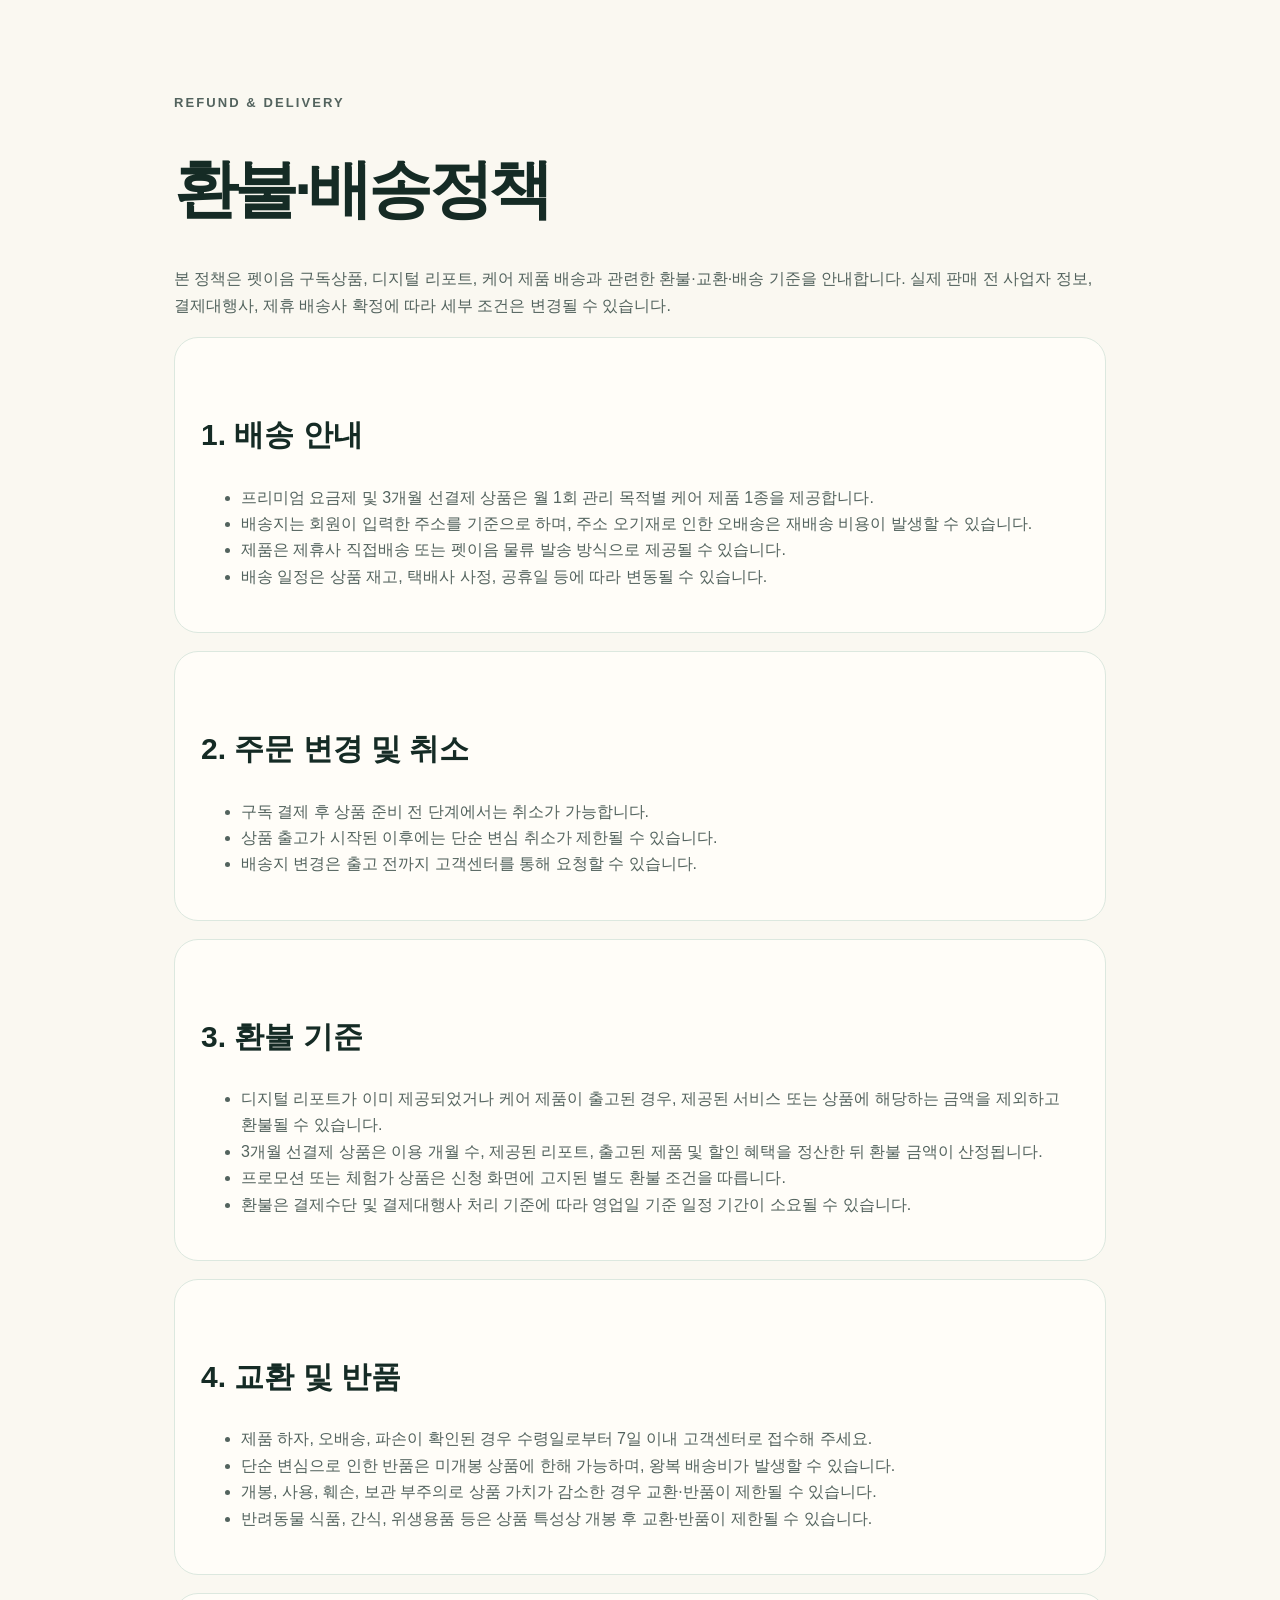
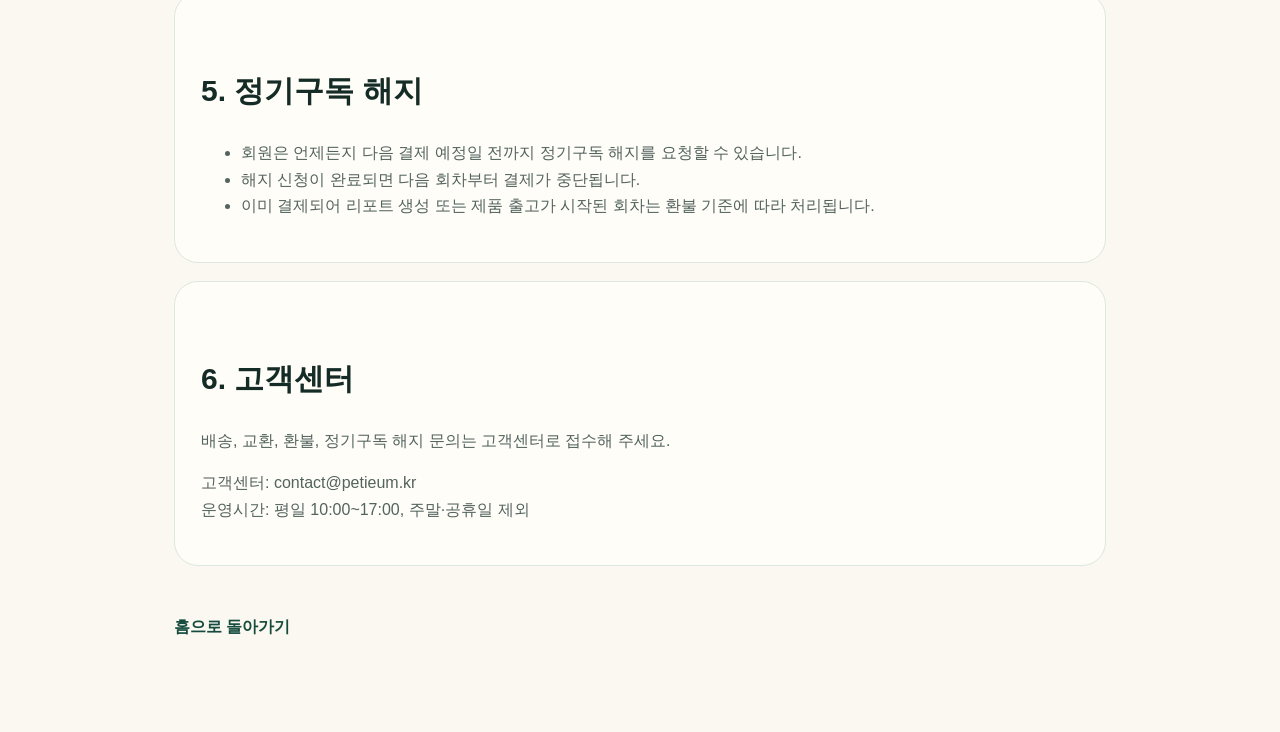
<file: refund.html>
<!DOCTYPE html><html lang="ko"><head><meta charset="UTF-8"><meta name="viewport" content="width=device-width, initial-scale=1.0"><title>펫이음 환불·배송정책</title><link rel="stylesheet" href="style.css"><link rel="icon" href="assets/favicon.svg"></head><body><main class="policy-page"><p class="eyebrow">REFUND & DELIVERY</p><h1>환불·배송정책</h1><p>본 정책은 펫이음 구독상품, 디지털 리포트, 케어 제품 배송과 관련한 환불·교환·배송 기준을 안내합니다. 실제 판매 전 사업자 정보, 결제대행사, 제휴 배송사 확정에 따라 세부 조건은 변경될 수 있습니다.</p><section class="policy-card"><h2>1. 배송 안내</h2><ul><li>프리미엄 요금제 및 3개월 선결제 상품은 월 1회 관리 목적별 케어 제품 1종을 제공합니다.</li><li>배송지는 회원이 입력한 주소를 기준으로 하며, 주소 오기재로 인한 오배송은 재배송 비용이 발생할 수 있습니다.</li><li>제품은 제휴사 직접배송 또는 펫이음 물류 발송 방식으로 제공될 수 있습니다.</li><li>배송 일정은 상품 재고, 택배사 사정, 공휴일 등에 따라 변동될 수 있습니다.</li></ul></section><section class="policy-card"><h2>2. 주문 변경 및 취소</h2><ul><li>구독 결제 후 상품 준비 전 단계에서는 취소가 가능합니다.</li><li>상품 출고가 시작된 이후에는 단순 변심 취소가 제한될 수 있습니다.</li><li>배송지 변경은 출고 전까지 고객센터를 통해 요청할 수 있습니다.</li></ul></section><section class="policy-card"><h2>3. 환불 기준</h2><ul><li>디지털 리포트가 이미 제공되었거나 케어 제품이 출고된 경우, 제공된 서비스 또는 상품에 해당하는 금액을 제외하고 환불될 수 있습니다.</li><li>3개월 선결제 상품은 이용 개월 수, 제공된 리포트, 출고된 제품 및 할인 혜택을 정산한 뒤 환불 금액이 산정됩니다.</li><li>프로모션 또는 체험가 상품은 신청 화면에 고지된 별도 환불 조건을 따릅니다.</li><li>환불은 결제수단 및 결제대행사 처리 기준에 따라 영업일 기준 일정 기간이 소요될 수 있습니다.</li></ul></section><section class="policy-card"><h2>4. 교환 및 반품</h2><ul><li>제품 하자, 오배송, 파손이 확인된 경우 수령일로부터 7일 이내 고객센터로 접수해 주세요.</li><li>단순 변심으로 인한 반품은 미개봉 상품에 한해 가능하며, 왕복 배송비가 발생할 수 있습니다.</li><li>개봉, 사용, 훼손, 보관 부주의로 상품 가치가 감소한 경우 교환·반품이 제한될 수 있습니다.</li><li>반려동물 식품, 간식, 위생용품 등은 상품 특성상 개봉 후 교환·반품이 제한될 수 있습니다.</li></ul></section><section class="policy-card"><h2>5. 정기구독 해지</h2><ul><li>회원은 언제든지 다음 결제 예정일 전까지 정기구독 해지를 요청할 수 있습니다.</li><li>해지 신청이 완료되면 다음 회차부터 결제가 중단됩니다.</li><li>이미 결제되어 리포트 생성 또는 제품 출고가 시작된 회차는 환불 기준에 따라 처리됩니다.</li></ul></section><section class="policy-card"><h2>6. 고객센터</h2><p>배송, 교환, 환불, 정기구독 해지 문의는 고객센터로 접수해 주세요.</p><p>고객센터: contact@petieum.kr<br>운영시간: 평일 10:00~17:00, 주말·공휴일 제외</p></section><a class="back-link" href="index.html">홈으로 돌아가기</a></main></body></html>
</file>
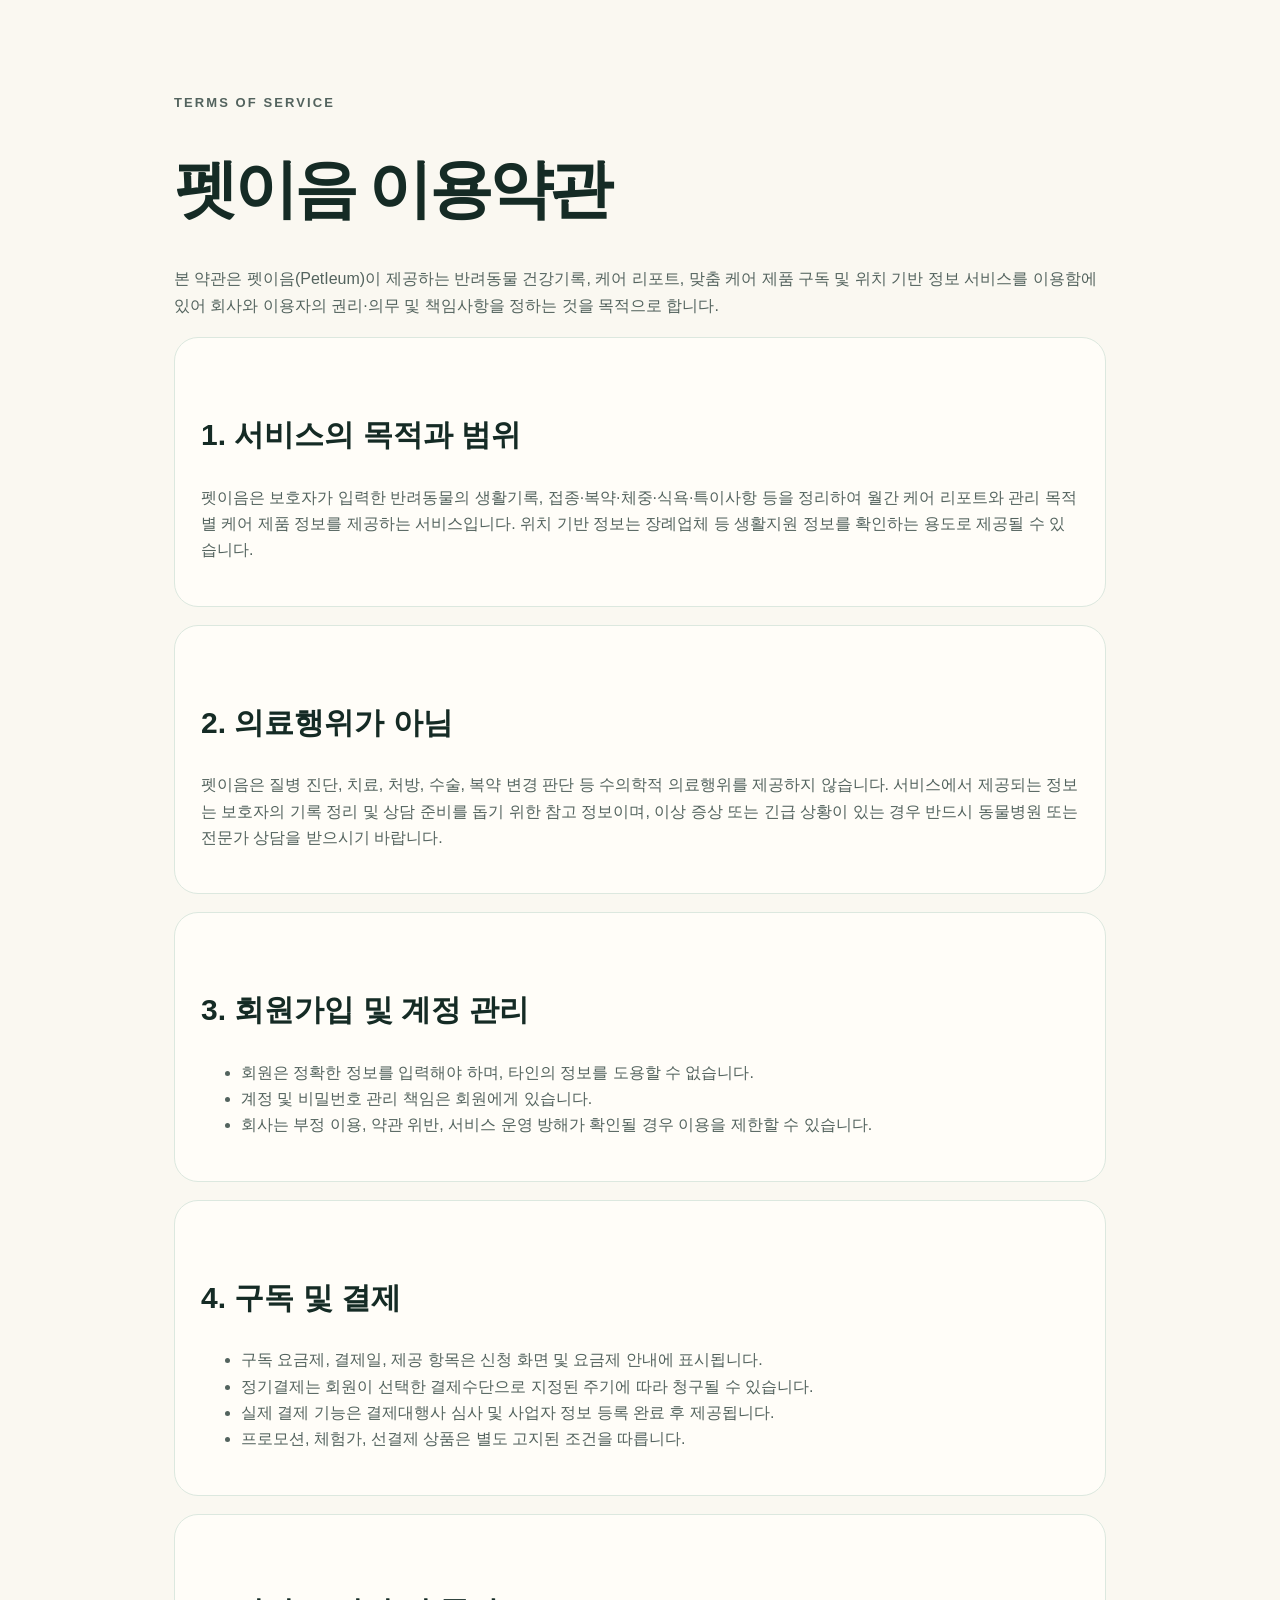
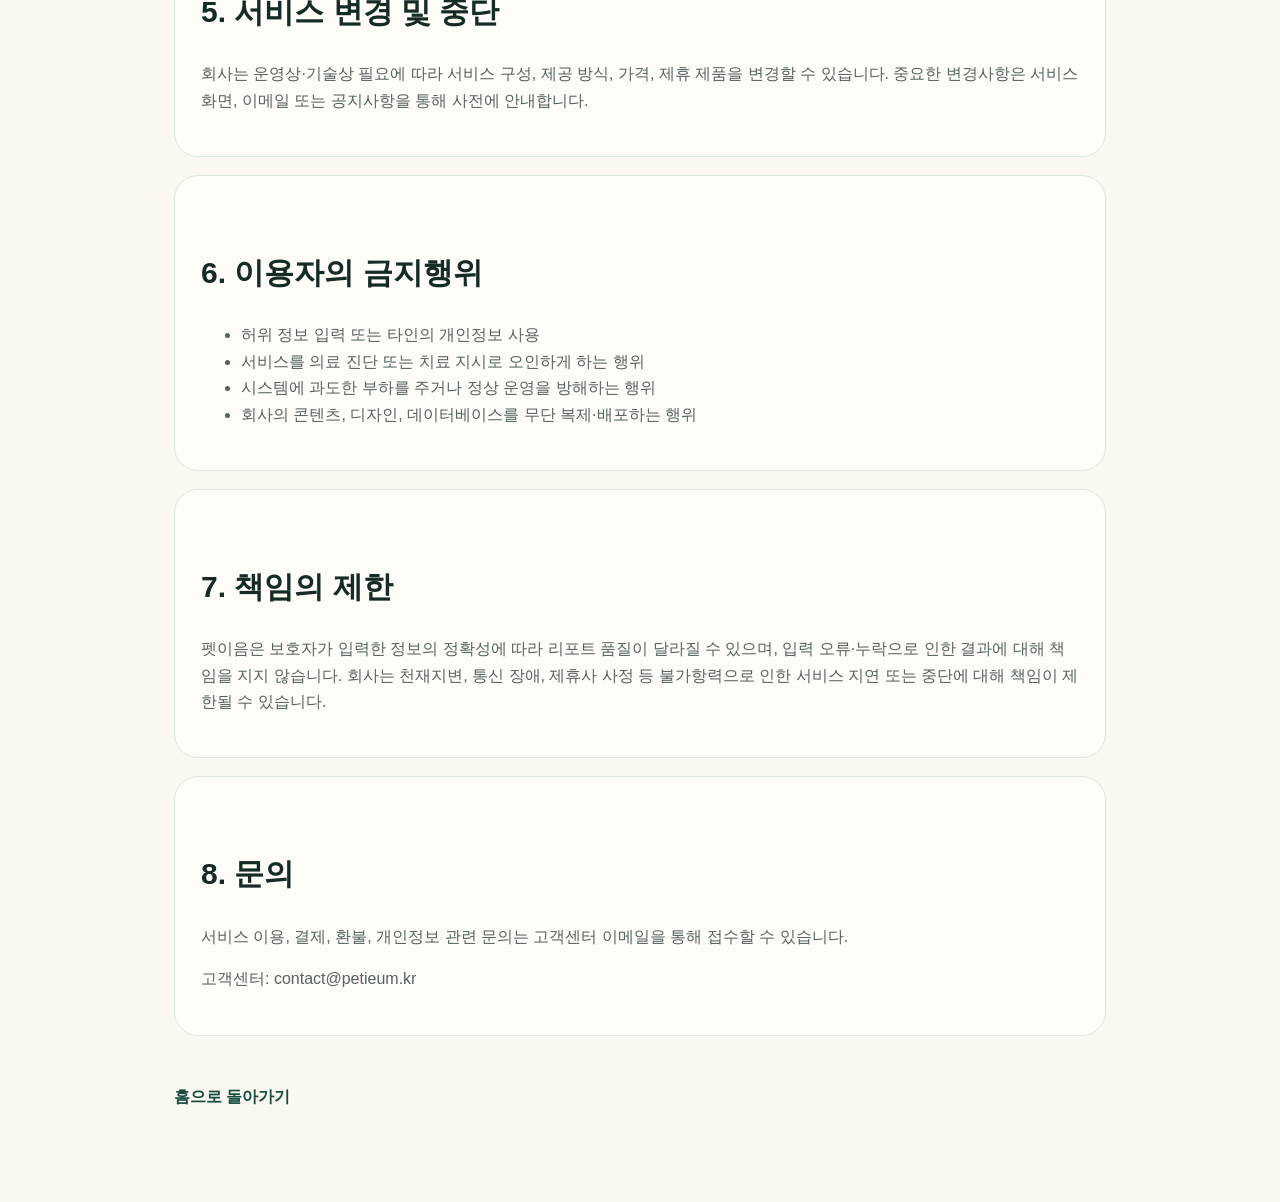
<file: terms.html>
<!DOCTYPE html><html lang="ko"><head><meta charset="UTF-8"><meta name="viewport" content="width=device-width, initial-scale=1.0"><title>펫이음 이용약관</title><link rel="stylesheet" href="style.css"><link rel="icon" href="assets/favicon.svg"></head><body><main class="policy-page"><p class="eyebrow">TERMS OF SERVICE</p><h1>펫이음 이용약관</h1><p>본 약관은 펫이음(PetIeum)이 제공하는 반려동물 건강기록, 케어 리포트, 맞춤 케어 제품 구독 및 위치 기반 정보 서비스를 이용함에 있어 회사와 이용자의 권리·의무 및 책임사항을 정하는 것을 목적으로 합니다.</p><section class="policy-card"><h2>1. 서비스의 목적과 범위</h2><p>펫이음은 보호자가 입력한 반려동물의 생활기록, 접종·복약·체중·식욕·특이사항 등을 정리하여 월간 케어 리포트와 관리 목적별 케어 제품 정보를 제공하는 서비스입니다. 위치 기반 정보는 장례업체 등 생활지원 정보를 확인하는 용도로 제공될 수 있습니다.</p></section><section class="policy-card"><h2>2. 의료행위가 아님</h2><p>펫이음은 질병 진단, 치료, 처방, 수술, 복약 변경 판단 등 수의학적 의료행위를 제공하지 않습니다. 서비스에서 제공되는 정보는 보호자의 기록 정리 및 상담 준비를 돕기 위한 참고 정보이며, 이상 증상 또는 긴급 상황이 있는 경우 반드시 동물병원 또는 전문가 상담을 받으시기 바랍니다.</p></section><section class="policy-card"><h2>3. 회원가입 및 계정 관리</h2><ul><li>회원은 정확한 정보를 입력해야 하며, 타인의 정보를 도용할 수 없습니다.</li><li>계정 및 비밀번호 관리 책임은 회원에게 있습니다.</li><li>회사는 부정 이용, 약관 위반, 서비스 운영 방해가 확인될 경우 이용을 제한할 수 있습니다.</li></ul></section><section class="policy-card"><h2>4. 구독 및 결제</h2><ul><li>구독 요금제, 결제일, 제공 항목은 신청 화면 및 요금제 안내에 표시됩니다.</li><li>정기결제는 회원이 선택한 결제수단으로 지정된 주기에 따라 청구될 수 있습니다.</li><li>실제 결제 기능은 결제대행사 심사 및 사업자 정보 등록 완료 후 제공됩니다.</li><li>프로모션, 체험가, 선결제 상품은 별도 고지된 조건을 따릅니다.</li></ul></section><section class="policy-card"><h2>5. 서비스 변경 및 중단</h2><p>회사는 운영상·기술상 필요에 따라 서비스 구성, 제공 방식, 가격, 제휴 제품을 변경할 수 있습니다. 중요한 변경사항은 서비스 화면, 이메일 또는 공지사항을 통해 사전에 안내합니다.</p></section><section class="policy-card"><h2>6. 이용자의 금지행위</h2><ul><li>허위 정보 입력 또는 타인의 개인정보 사용</li><li>서비스를 의료 진단 또는 치료 지시로 오인하게 하는 행위</li><li>시스템에 과도한 부하를 주거나 정상 운영을 방해하는 행위</li><li>회사의 콘텐츠, 디자인, 데이터베이스를 무단 복제·배포하는 행위</li></ul></section><section class="policy-card"><h2>7. 책임의 제한</h2><p>펫이음은 보호자가 입력한 정보의 정확성에 따라 리포트 품질이 달라질 수 있으며, 입력 오류·누락으로 인한 결과에 대해 책임을 지지 않습니다. 회사는 천재지변, 통신 장애, 제휴사 사정 등 불가항력으로 인한 서비스 지연 또는 중단에 대해 책임이 제한될 수 있습니다.</p></section><section class="policy-card"><h2>8. 문의</h2><p>서비스 이용, 결제, 환불, 개인정보 관련 문의는 고객센터 이메일을 통해 접수할 수 있습니다.</p><p>고객센터: contact@petieum.kr</p></section><a class="back-link" href="index.html">홈으로 돌아가기</a></main></body></html>
</file>
<file: style.css>
:root{
  --ink:#10221f;
  --muted:#667570;
  --line:#e3e6df;
  --bg:#fbf8ef;
  --soft:#f4efe4;
  --card:#fffdf8;
  --green:#123d35;
  --blue:#2878ff;
  --teal:#29b8a8;
  --orange:#ef8500;
  --orange2:#ffb347;
  --shadow:0 24px 80px rgba(16,34,31,.10);
  --radius:28px;
}
*{box-sizing:border-box}
html{scroll-behavior:smooth}
body{margin:0;font-family:-apple-system,BlinkMacSystemFont,"Segoe UI",Pretendard,"Noto Sans KR",Arial,sans-serif;color:var(--ink);background:var(--bg);line-height:1.65}
a{color:inherit;text-decoration:none}img{max-width:100%;display:block}.section-pad{padding:96px clamp(22px,5vw,72px)}
.site-header{height:78px;padding:0 clamp(20px,5vw,64px);display:flex;align-items:center;gap:28px;justify-content:space-between;border-bottom:1px solid var(--line);background:rgba(251,248,239,.9);backdrop-filter:blur(16px);position:sticky;top:0;z-index:50}.brand{display:flex;align-items:center;gap:12px;font-weight:900}.brand-mark{width:38px;height:38px;border-radius:14px;display:grid;place-items:center;color:#fff;background:linear-gradient(135deg,var(--blue),var(--teal));box-shadow:0 10px 28px rgba(40,120,255,.25);font-weight:900}.brand-text{font-size:22px;letter-spacing:-.04em}.nav{display:flex;gap:28px;font-weight:750;color:#35443f}.nav a:hover{color:var(--blue)}.header-cta,.btn{border:0;border-radius:999px;padding:14px 22px;font-weight:900;cursor:pointer;display:inline-flex;align-items:center;justify-content:center}.header-cta,.btn.primary{background:linear-gradient(135deg,var(--green),#0c6a5b);color:#fff;box-shadow:0 14px 36px rgba(18,61,53,.22)}.btn.ghost{border:1px solid var(--line);background:#fffdf8;color:var(--green)}.btn.full{width:100%}.menu-btn{display:none;border:0;background:transparent;font-size:28px}.hero{display:grid;grid-template-columns:minmax(0,1.08fr) minmax(320px,.92fr);gap:56px;align-items:center;min-height:calc(100vh - 78px);background:radial-gradient(circle at 75% 15%,rgba(40,120,255,.14),transparent 28%),radial-gradient(circle at 60% 90%,rgba(239,133,0,.16),transparent 32%)}.eyebrow{margin:0 0 18px;color:#c96e00;font-size:13px;font-weight:900;letter-spacing:.16em;text-transform:uppercase}.hero h1,.section-head h2{margin:0;font-size:clamp(44px,6vw,86px);line-height:1.05;letter-spacing:-.075em}.hero h1 span{display:block}.hero h1 em,.section-head h2 span{font-style:normal;color:var(--orange)}.hero-desc{max-width:700px;margin:28px 0 0;color:#4f5f5a;font-size:clamp(17px,1.45vw,21px);word-break:keep-all}.hero-actions{display:flex;gap:12px;margin-top:34px}.trust-row{display:flex;flex-wrap:wrap;gap:10px;margin-top:28px}.trust-row span{font-size:14px;font-weight:800;border:1px solid var(--line);background:rgba(255,255,255,.72);padding:10px 14px;border-radius:999px}.hero-visual{background:linear-gradient(145deg,#fffef9,#f3ead9);padding:18px;border-radius:36px;box-shadow:var(--shadow);border:1px solid var(--line)}.section{border-top:1px solid var(--line)}.soft-bg{background:var(--soft)}.section-head{max-width:980px;margin:0 auto 46px;text-align:center}.section-head.narrow{max-width:820px}.section-head h2{font-size:clamp(34px,4.6vw,64px)}.section-head p{margin:18px auto 0;max-width:760px;color:var(--muted);font-size:18px;word-break:keep-all}.problem-grid,.type-grid,.pricing-grid{display:grid;grid-template-columns:repeat(3,1fr);gap:22px}.problem-grid article,.type-card,.price-card,.service-card,.notice-card{background:var(--card);border:1px solid var(--line);border-radius:var(--radius);box-shadow:0 18px 50px rgba(16,34,31,.06)}.problem-grid article{padding:30px}.problem-grid strong{font-size:22px}.problem-grid p,.type-card p,.price-card li,.service-summary p{color:var(--muted);word-break:keep-all}.service-accordion{display:grid;gap:18px;max-width:1120px;margin:0 auto}.service-card{padding:24px}.service-summary{display:grid;grid-template-columns:auto 1fr auto;gap:20px;align-items:center}.num{width:52px;height:52px;border-radius:17px;background:linear-gradient(135deg,var(--orange),var(--orange2));display:grid;place-items:center;color:#fff;font-weight:900}.service-summary h3{margin:0 0 6px;font-size:24px;letter-spacing:-.04em}.service-summary p{margin:0}.detail-toggle{border:1px solid var(--line);background:#fff;border-radius:999px;padding:12px 18px;font-weight:900;cursor:pointer}.service-detail{display:none;grid-template-columns:1fr 380px;gap:30px;margin-top:24px;padding:28px;border-radius:24px;background:#f8f5ed;border:1px solid var(--line)}.service-card.open .service-detail{display:grid}.detail-text h4{font-size:28px;margin:0 0 14px;letter-spacing:-.05em}.small-note{font-size:13px;color:#7c8985}.chip-group{display:flex;flex-wrap:wrap;gap:10px;margin:18px 0}.chip{border:1px solid var(--line);background:#fff;padding:10px 14px;border-radius:999px;font-weight:850}.chip.active{background:var(--green);color:#fff;border-color:var(--green)}.result-box{background:#fff;border:1px solid var(--line);border-radius:18px;padding:18px}.type-card{padding:28px}.type-card img{height:170px;margin:auto}.type-card h3{font-size:26px;margin:18px 0 8px}.type-card ul{padding-left:20px;color:#4f5f5a}.pricing-grid{align-items:stretch}.price-card{position:relative;padding:34px;overflow:hidden}.price-card.featured{border:2px solid var(--orange);transform:translateY(-12px);box-shadow:0 30px 90px rgba(239,133,0,.20);background:linear-gradient(180deg,#fffaf1,#fffdf8)}.ribbon{position:absolute;top:0;right:0;background:linear-gradient(135deg,var(--orange),#ff9f1a);color:#fff;font-weight:900;padding:11px 18px;border-bottom-left-radius:20px}.plan-label{color:#d17400;font-weight:900;letter-spacing:.08em}.price-card h3{font-size:26px;margin:8px 0}.price{font-size:42px;font-weight:950;letter-spacing:-.06em;margin:20px 0}.price span{font-size:16px;color:var(--muted)}.price-card ul{min-height:150px;padding-left:20px}.signup-band{margin:0 clamp(22px,5vw,72px) 80px;border-radius:36px;background:linear-gradient(135deg,var(--green),#0e6a5b);color:#fff;display:flex;align-items:center;justify-content:space-between;gap:30px}.signup-band .eyebrow{color:#ffbd65}.signup-band h2{font-size:clamp(30px,4vw,56px);line-height:1.08;margin:0}.signup-band p{color:rgba(255,255,255,.78);font-size:18px}.signup-band .btn{background:#fff;color:var(--green)}.notice-section{padding-top:20px}.notice-card{max-width:980px;margin:0 auto;padding:32px}.notice-card h2{margin:0 0 12px}.notice-card p{color:var(--muted);margin:0}.footer{padding:44px clamp(22px,5vw,72px);background:#0e2520;color:#f7f1e7;display:grid;gap:22px}.footer .brand-mark{box-shadow:none}.footer p{color:rgba(255,255,255,.65);margin:8px 0 0}.footer-links{display:flex;gap:22px;flex-wrap:wrap;font-weight:850}.company-info{font-size:13px}.modal{position:fixed;inset:0;background:rgba(9,20,18,.54);z-index:100;display:none;align-items:center;justify-content:center;padding:20px}.modal.show{display:flex}.modal-box{position:relative;width:min(560px,100%);background:#fffdf8;border-radius:30px;padding:34px;box-shadow:0 40px 120px rgba(0,0,0,.25)}.modal-close{position:absolute;right:18px;top:18px;border:0;background:#f3eee3;border-radius:999px;width:36px;height:36px;font-size:24px}.signup-form{display:grid;gap:14px}.signup-form label{font-weight:850}.signup-form input,.signup-form select{width:100%;margin-top:6px;border:1px solid var(--line);border-radius:14px;padding:14px;background:#fff}.check{display:flex;gap:10px;align-items:flex-start}.check input{width:auto}.policy-page{max-width:980px;margin:0 auto;padding:92px 24px}.policy-page h1{font-size:clamp(36px,5vw,64px);line-height:1.05;letter-spacing:-.06em}.policy-page h2{font-size:30px;margin-top:46px}.policy-page p,.policy-page li{color:#53635e}.policy-card{background:#fffdf8;border:1px solid var(--line);border-radius:24px;padding:26px;margin:18px 0}.back-link{display:inline-block;margin-top:30px;font-weight:900;color:var(--green)}
@media(max-width:900px){.nav,.header-cta{display:none}.menu-btn{display:block}.hero{grid-template-columns:1fr;min-height:auto}.hero-visual{order:-1}.problem-grid,.type-grid,.pricing-grid{grid-template-columns:1fr}.service-summary{grid-template-columns:auto 1fr}.detail-toggle{grid-column:2}.service-detail{grid-template-columns:1fr}.price-card.featured{transform:none}.signup-band{display:block}.signup-band .btn{margin-top:18px}.hero-actions{flex-direction:column}.hero h1,.section-head h2{letter-spacing:-.065em}}

/* PetIeum FAQ Section */

.faq-section {
  padding: 80px 24px 100px;
  background: #faf8f1;
}

.faq-section .section-head {
  text-align: center;
  margin: 0 auto 44px;
}

.faq-list {
  width: 100%;
  max-width: 880px;
  margin: 0 auto;
  display: grid;
  gap: 14px;
}

.faq-list details {
  background: #ffffff;
  border: 1px solid #e3e8e2;
  border-radius: 16px;
  overflow: hidden;
  box-shadow: 0 5px 20px rgba(18, 47, 39, 0.04);
}

.faq-list summary {
  padding: 22px 26px;
  font-size: 17px;
  font-weight: 650;
  color: #15362d;
  cursor: pointer;
  list-style: none;
  display: flex;
  align-items: center;
  justify-content: space-between;
  gap: 16px;
}

.faq-list summary::-webkit-details-marker {
  display: none;
}

.faq-list summary::after {
  content: "+";
  font-size: 24px;
  font-weight: 400;
  color: #237965;
}

.faq-list details[open] summary::after {
  content: "−";
}

.faq-list details > p {
  padding: 0 26px 24px;
  margin: 0;
  color: #61736b;
  font-size: 15px;
  line-height: 1.85;
}

@media (max-width: 640px) {
  .faq-section {
    padding: 56px 18px 72px;
  }

  .faq-list summary {
    padding: 18px;
    font-size: 15px;
  }

  .faq-list details > p {
    padding: 0 18px 20px;
    font-size: 14px;
  }
}

/* PetIeum Hero Evidence */

.hero-evidence {
  max-width: 620px;
  margin: 24px 0;
  padding: 22px 24px;
  background: #ffffff;
  border: 1px solid #e3e8e2;
  border-left: 4px solid #237965;
  border-radius: 16px;
  box-shadow: 0 5px 20px rgba(18, 47, 39, 0.04);
}

.hero-evidence-title {
  margin: 0 0 12px;
  color: #15362d;
  font-size: 17px;
  font-weight: 700;
}

.hero-evidence p {
  font-size: 14px;
  line-height: 1.8;
  color: #52675f;
  margin-bottom: 12px;
}

.hero-evidence p:last-child {
  margin-bottom: 0;
}

.hero-evidence .hero-evidence-source {
  padding-top: 12px;
  border-top: 1px solid #e3e8e2;
  font-size: 12px;
  color: #708077;
}

.hero-evidence-source a {
  color: #237965;
  text-decoration: underline;
  text-underline-offset: 3px;
}

@media (max-width: 640px) {
  .hero-evidence {
    max-width: 100%;
    padding: 18px;
    margin: 20px 0;
  }

  .hero-evidence-title {
    font-size: 16px;
  }

  .hero-evidence p {
    font-size: 13px;
  }
}

/* PetIeum Hero Evidence - Visual Refinement */

.hero-evidence {
  background: #ffffff;
  border: 1px solid #dfe7e1;
  border-radius: 18px;
  padding: 26px 28px;
  box-shadow: 0 8px 28px rgba(16, 45, 37, 0.035);
}

.hero-evidence .hero-evidence-title {
  font-family: inherit;
  font-size: 19px;
  font-weight: 750;
  line-height: 1.5;
  letter-spacing: -0.5px;
  color: #153b31;
  margin: 0 0 16px;
}

.hero-evidence p:not(.hero-evidence-title):not(.hero-evidence-source) {
  font-family: inherit;
  font-size: 15px;
  font-weight: 400;
  line-height: 1.85;
  letter-spacing: -0.3px;
  color: #45594f;
  margin: 0 0 16px;
}

.hero-evidence .hero-evidence-source {
  border-top: 1px solid #e1eae4;
  padding-top: 16px;
  margin-top: 4px;
  font-size: 12px;
  line-height: 1.7;
  color: #738179;
}

.hero-evidence .hero-evidence-source a {
  color: #147a60;
  font-weight: 600;
  text-decoration: underline;
  text-underline-offset: 3px;
}

@media (max-width: 640px) {
  .hero-evidence {
    padding: 20px;
  }

  .hero-evidence .hero-evidence-title {
    font-size: 17px;
  }

  .hero-evidence p:not(.hero-evidence-title):not(.hero-evidence-source) {
    font-size: 14px;
  }
}

/* ===== 4P strategy redesign · 2026-11 ===== */
:root{--ink:#152b25;--muted:#64756b;--line:#dce8df;--bg:#faf8f1;--soft:#eef5ee;--card:#fffefa;--green:#154c3e;--teal:#71bda8;--orange:#da8b4d;--shadow:0 20px 54px rgba(20,67,48,.12);--radius:22px}
html{scroll-padding-top:82px}
body{background:var(--bg)}
.site-header{background:rgba(250,248,241,.94);border-bottom:1px solid #e5e9e2}
.brand-mark{background:linear-gradient(135deg,#1e785d,#4aa18a);box-shadow:0 8px 22px rgba(23,100,74,.18)}
.nav a:hover{color:#1d745f}
.hero{gap:clamp(32px,4vw,75px);min-height:680px;background:radial-gradient(circle at 75% 35%,rgba(169,218,196,.34),transparent 40%),linear-gradient(110deg,#fbf9f3 0%,#f4f5eb 100%)}
.hero-copy{max-width:740px;position:relative;z-index:1}
.hero .eyebrow{color:#267b61;letter-spacing:.13em}
.hero h1{font-size:clamp(42px,4.5vw,74px);letter-spacing:-.07em;line-height:1.19;word-break:keep-all}
.hero h1 em{color:#19745a;font-style:normal}
.hero-desc{font-size:clamp(16px,1.25vw,19px);line-height:1.85;max-width:670px}
.hero-actions{align-items:center;flex-wrap:wrap}
.hero-actions .btn{padding:17px 25px;font-size:15px}
.cta-note{color:#6b7e73;font-size:12px;margin:10px 0 0}
.trust-row{gap:8px;margin-top:27px}.trust-row span{font-size:12px;border-color:#d4e5d9;background:#fff;padding:9px 12px}
.hero-visual{position:relative;min-height:450px;background:linear-gradient(130deg,#e3efdf,#f3e8d8);overflow:visible;padding:15px;border-radius:36px}
.hero-pet-photo{width:100%;height:440px;object-fit:cover;object-position:center 42%;border-radius:24px}
.hero-report-card{position:absolute;right:-24px;bottom:-26px;width:min(300px,72%);padding:20px;background:rgba(255,255,255,.96);border:1px solid #d5e7da;box-shadow:0 18px 45px rgba(25,63,40,.19);border-radius:22px}
.report-heading{display:flex;align-items:center;gap:9px}.report-heading b{display:block;font-size:15px}.report-heading small{display:block;color:#7b8e81;font-size:10px}.report-icon{width:32px;height:32px;border-radius:12px;display:grid;place-items:center;background:#e0f4e7;color:#20785f;font-size:22px}
.hero-report-card>p{font-size:12px;color:#75867d;margin:10px 0}.report-mini-line{display:flex;justify-content:space-between;gap:10px;border-top:1px solid #edf2ec;padding:10px 0;font-size:12px}.report-mini-line strong{color:#2b7e64}
.journey-section{background:#edf4ec}.journey-grid{display:grid;grid-template-columns:repeat(3,1fr);gap:20px;max-width:1180px;margin:auto}.journey-card{background:#fffefa;border-radius:22px;border:1px solid #dbe9dd;padding:26px;box-shadow:0 8px 24px rgba(21,62,46,.06)}.journey-num{font-size:13px;color:#338f71;font-weight:900}.journey-emoji{float:right;font-size:27px}.journey-card h3{font-size:22px;line-height:1.35;margin:12px 0}.journey-card p{color:#66766e;margin:0}.journey-disclaimer{font-size:12px;color:#77877b;max-width:1180px;margin:20px auto 0}
.showcase-section{background:#fffefa}.showcase-layout{display:grid;grid-template-columns:.9fr 1.1fr;gap:48px;align-items:center;max-width:1180px;margin:auto}.showcase-copy h2{font-size:clamp(31px,3.3vw,50px);line-height:1.25;letter-spacing:-.06em}.showcase-copy h2 span{color:#277a60}.showcase-copy>p:not(.eyebrow){color:#65776c;line-height:1.85}.sample-label{font-size:12px;color:#257d61;background:#eaf5ef;display:inline-block;padding:8px 12px;border-radius:22px;font-weight:700}
.sample-report{background:#f4f9f4;border-radius:28px;border:1px solid #d9e9da;padding:25px;box-shadow:var(--shadow)}.sample-report-top{display:flex;justify-content:space-between;align-items:center;gap:12px}.sample-report-top b{font-size:20px}.sample-report-top span{background:#d4e9db;border-radius:999px;color:#28775e;font-size:11px;font-weight:900;padding:6px 10px}.sample-report-body{display:grid;gap:12px;margin-top:20px}.sample-report-body>div{display:grid;gap:3px;border:1px solid #e5efe5;border-radius:16px;background:white;padding:15px}.sample-report-body small{color:#608776}.sample-report-body strong{font-size:17px}.sample-report-body span{font-size:13px;color:#6b8073}.sample-report>p{font-size:12px;color:#859387;margin-bottom:0}
.future-tag{font-size:11px;color:#17785e;background:#e6f4ea;border-radius:99px;padding:5px 8px;vertical-align:middle;white-space:nowrap}
.pricing-section{background:linear-gradient(150deg,#f8f5ec,#eaf3eb)}.pricing-compare{display:grid;grid-template-columns:minmax(200px,.65fr) minmax(0,1.6fr);gap:28px;max-width:1160px;margin:auto;align-items:center}.pricing-intro h3{font-size:clamp(27px,3vw,40px);letter-spacing:-.06em;line-height:1.25}.pricing-intro p{color:#687c6e}.compare-table-wrap{background:#fffefa;border:1px solid #dce8da;border-radius:24px;overflow:hidden;box-shadow:0 16px 38px #133d3514}.compare-table{border-collapse:collapse;width:100%;text-align:center}.compare-table th,.compare-table td{border-bottom:1px solid #e8efe8;padding:17px 14px;font-size:14px;line-height:1.5}.compare-table thead th{background:#ecf4ec;font-size:14px}.compare-table thead th:first-child{text-align:left}.compare-table th[scope=row]{text-align:left;font-weight:700}.compare-table td:last-child{background:#f1f8f2}.compare-table thead th.premium-heading{background:#225b48;color:#fff}.premium-heading span{font-size:10px;background:#e2f5e6;color:#1a6c50;border-radius:12px;padding:4px 7px;white-space:nowrap}.price-row strong{color:#155b43}.price-row small{display:block;font-weight:500;color:#708477}.price-disclaimer{color:#728476;font-size:12px;line-height:1.7;padding:0 20px 16px}.sr-only{position:absolute;width:1px;height:1px;overflow:hidden;clip:rect(0,0,0,0);white-space:nowrap}
.signup-band{background:linear-gradient(125deg,#174c3b,#287f62)}
.header-cta{white-space:nowrap}
@media(max-width:1100px){.hero{grid-template-columns:1fr 1fr}.hero-visual{min-height:390px}.hero-pet-photo{height:390px}.hero-report-card{right:-10px}}
@media(max-width:900px){.hero{grid-template-columns:1fr;min-height:auto}.hero-visual{order:0;max-width:650px;width:100%;margin:auto}.journey-grid{grid-template-columns:1fr}.showcase-layout,.pricing-compare{grid-template-columns:1fr}.pricing-intro h3 br{display:none}.header-cta{display:none}}
@media(max-width:640px){.section-pad{padding:66px 20px}.hero h1{font-size:clamp(37px,9vw,56px)}.hero-visual{min-height:300px;padding:10px;border-radius:22px;margin-bottom:20px}.hero-pet-photo{height:330px;border-radius:16px}.hero-report-card{right:0;bottom:-25px;width:245px;padding:14px}.report-mini-line{font-size:11px;padding:7px 0}.hero-actions .btn{width:100%}.journey-card{padding:22px}.showcase-copy h2{font-size:30px}.sample-report{padding:18px}.compare-table th,.compare-table td{padding:12px 8px;font-size:12px}.premium-heading span{display:block;width:max-content;margin:4px auto 0}.signup-band{margin:0 15px 35px;border-radius:22px}.hero .hero-desc{margin-top:20px}}
/* Show the existing navigation when the mobile menu button is activated. */
@media(max-width:900px){
  .site-header{position:sticky}
  .site-header .nav.show{display:flex;position:absolute;left:12px;right:12px;top:calc(100% + 4px);flex-direction:column;gap:0;padding:12px;background:#fffefa;border:1px solid var(--line);border-radius:16px;box-shadow:var(--shadow)}
  .site-header .nav.show a{padding:11px 14px}
}


/* ===== UI refinement patch · 2026-11-04 ===== */
.title-break{display:block}
.section-head{max-width:1080px;margin:0 auto 34px;text-align:center}
.section-head h2{max-width:960px;margin:0 auto 16px;text-wrap:balance;word-break:keep-all;line-height:1.2;letter-spacing:-0.06em}
.section-head>p:not(.eyebrow){max-width:760px;margin:0 auto;color:#67786f;line-height:1.85;text-wrap:pretty}
.journey-section .section-head h2,.pricing-section .section-head h2{max-width:900px}
.journey-section .section-head h2 span,.pricing-section .section-head h2 span{display:inline-block}
.pricing-compare{gap:32px;align-items:stretch}
.pricing-intro{display:flex;flex-direction:column;justify-content:center;background:#fffefa;border:1px solid #dce8da;border-radius:24px;padding:34px 30px;box-shadow:0 14px 34px rgba(18,59,44,.06)}
.pricing-intro h3{margin:0 0 14px;font-size:clamp(28px,3vw,42px);line-height:1.24;letter-spacing:-0.06em;text-wrap:balance;word-break:keep-all}
.pricing-intro p{margin:0;color:#64766d;font-size:16px;line-height:1.82;text-wrap:pretty}
.compare-table-wrap{border-radius:28px;border:1px solid #dce8da;box-shadow:0 18px 40px rgba(19,61,53,.10);background:#fffefa;overflow:hidden}
.compare-table{table-layout:fixed}
.compare-table colgroup col:first-child{width:34%}
.compare-table th,.compare-table td{padding:18px 16px;font-size:14px;line-height:1.6;vertical-align:middle}
.compare-table thead th{background:#eef5ef;color:#17362e;font-weight:800;font-size:15px;border-bottom:1px solid #dfe7e0}
.compare-table thead th:first-child{padding-left:20px}
.compare-table th[scope=row]{background:#fafcf9;text-align:left;font-size:15px;font-weight:800;color:#16392f;padding-left:20px}
.compare-table tbody tr:nth-child(even) th[scope=row],.compare-table tbody tr:nth-child(even) td{background:#fcfdfb}
.compare-table td{color:#31463f}
.compare-table td:last-child{background:#f3f8f4;font-weight:600;color:#1d3f35}
.compare-table .premium-heading{background:#225b48;color:#fff}
.compare-table .premium-heading span{display:inline-flex;align-items:center;justify-content:center;margin-left:8px;padding:4px 8px;border-radius:999px;background:#e4f5e7;color:#185d47;font-size:10px;font-weight:800}
.price-row th,.price-row td{background:#fffdf6 !important}
.price-row th{color:#17362e}
.price-row td strong{font-size:18px;font-weight:800;letter-spacing:-0.02em}
.price-row td:first-of-type strong{color:#13533f}
.price-row td:last-child strong{display:inline-block;background:#e5f4e8;color:#14583f;padding:10px 14px;border-radius:14px}
.price-row td:last-child small{display:block;margin-top:4px;font-size:12px;color:#5e746b}
.price-disclaimer{margin:0;padding:16px 22px 18px;background:#fafdf9;border-top:1px solid #e8efe8;color:#718376;font-size:12px;line-height:1.75}
@media (max-width: 900px){
  .section-head{margin-bottom:26px}
  .pricing-intro{padding:28px 24px}
  .title-break{display:none}
}
@media (max-width: 640px){
  .section-head h2{font-size:clamp(30px,8vw,42px);line-height:1.24}
  .section-head>p:not(.eyebrow){font-size:15px;line-height:1.75}
  .pricing-intro{padding:24px 20px;border-radius:20px}
  .pricing-intro h3{font-size:30px}
  .compare-table-wrap{overflow-x:auto}
  .compare-table{min-width:640px}
  .compare-table th,.compare-table td{padding:14px 12px;font-size:13px}
  .compare-table th[scope=row]{font-size:14px;padding-left:16px}
  .compare-table .premium-heading span{margin-left:0;margin-top:6px}
}
</file>
